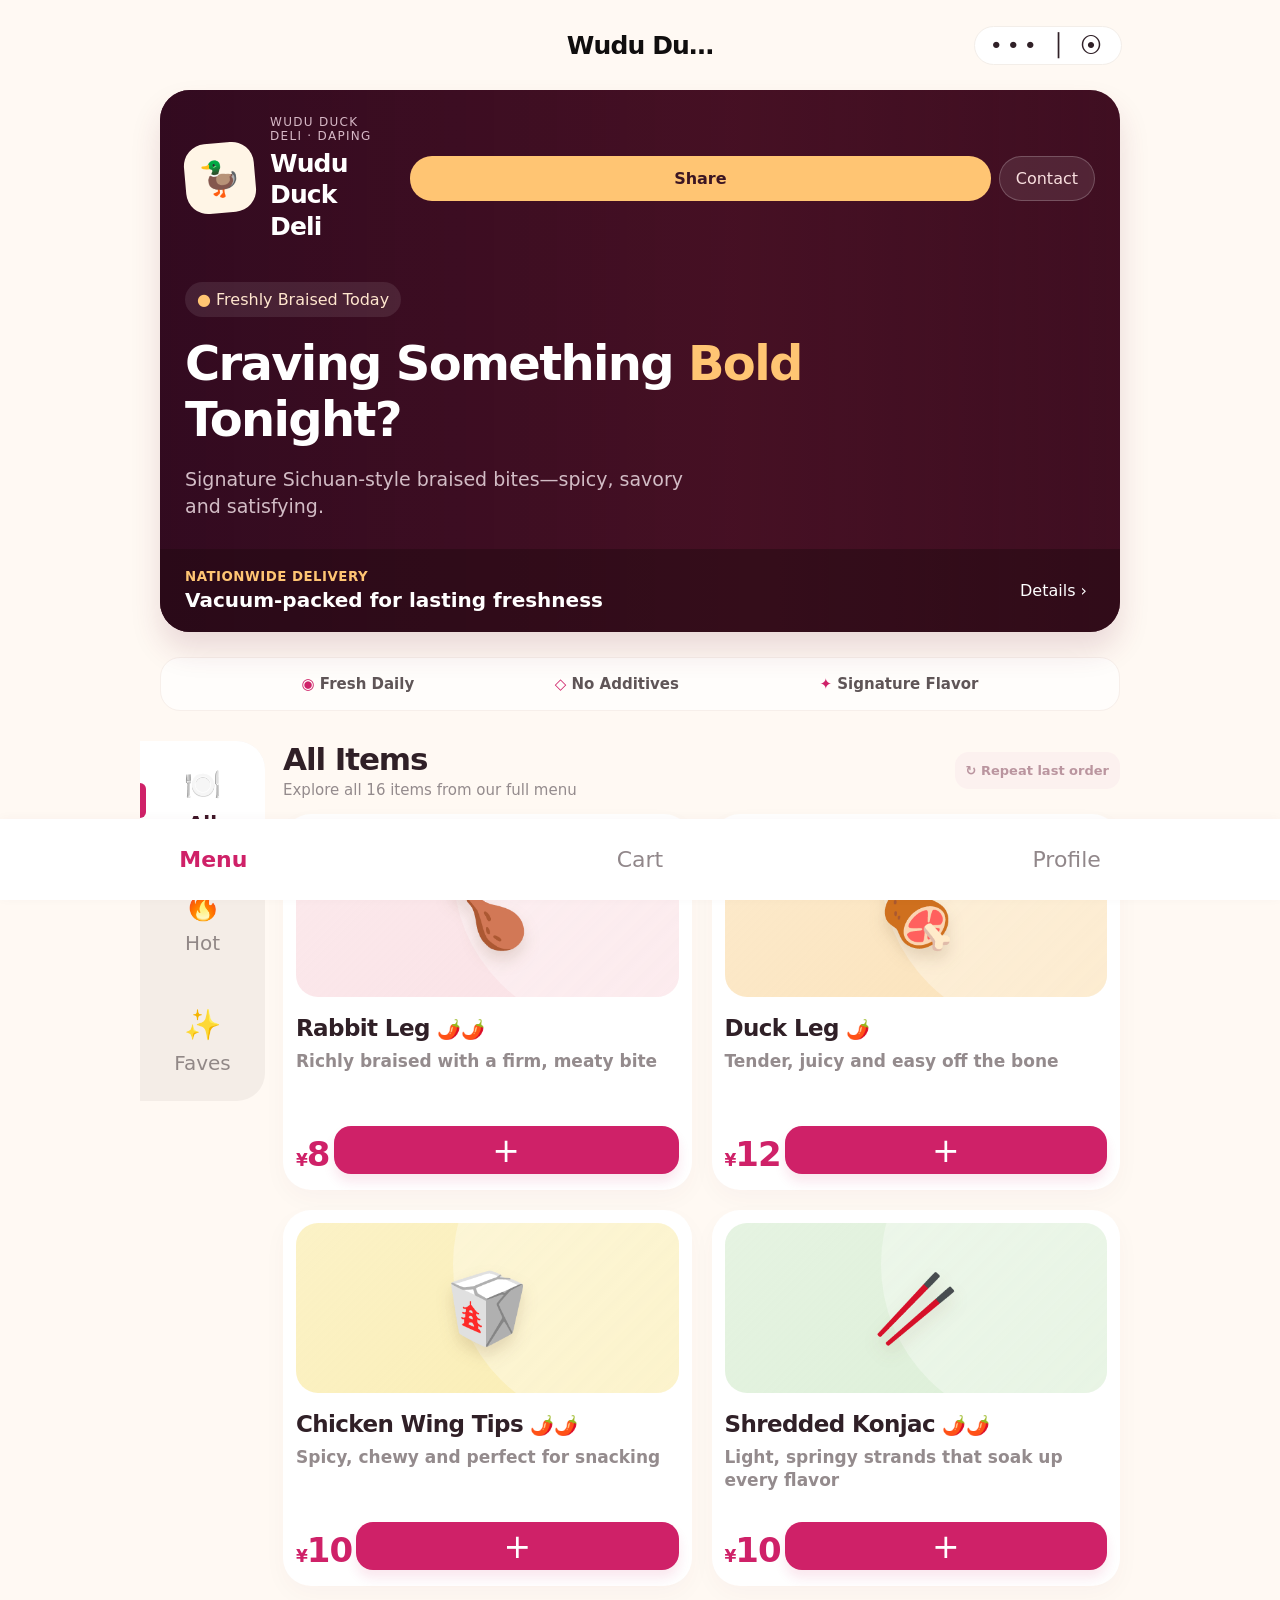
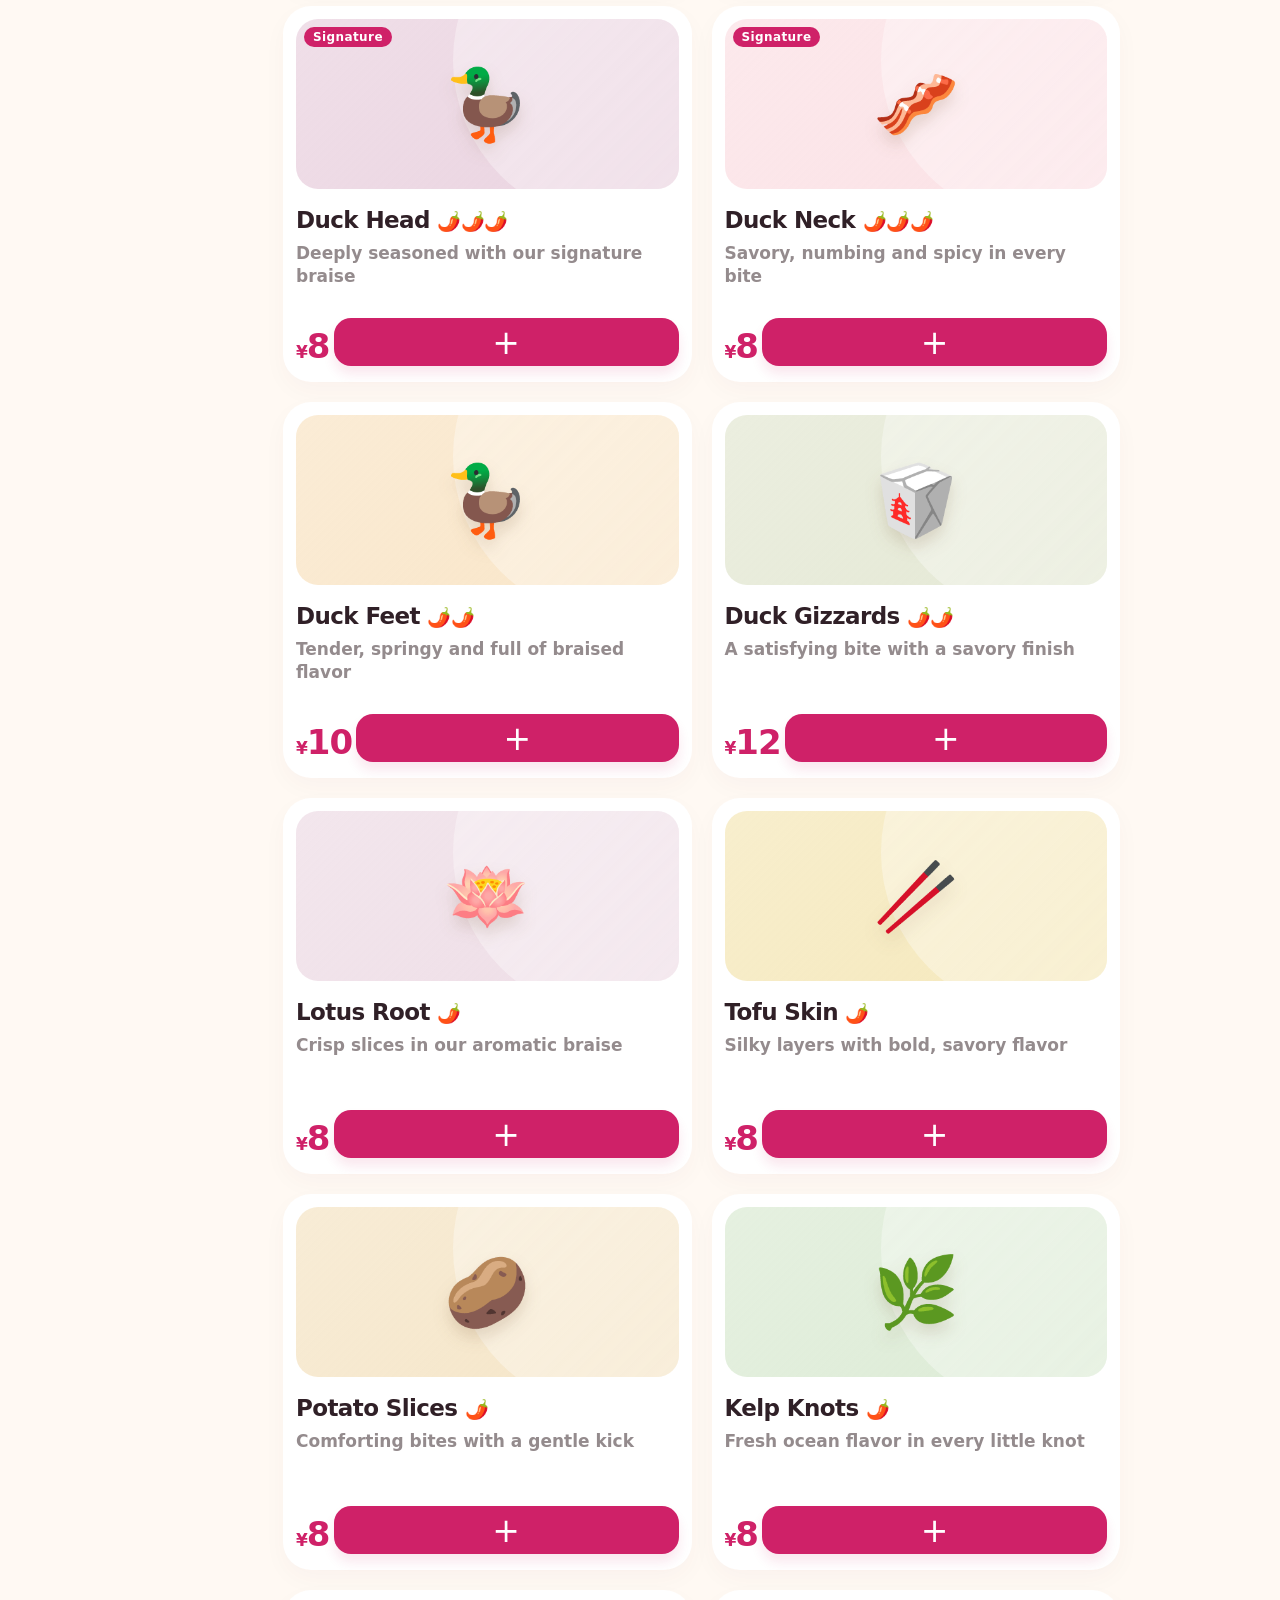
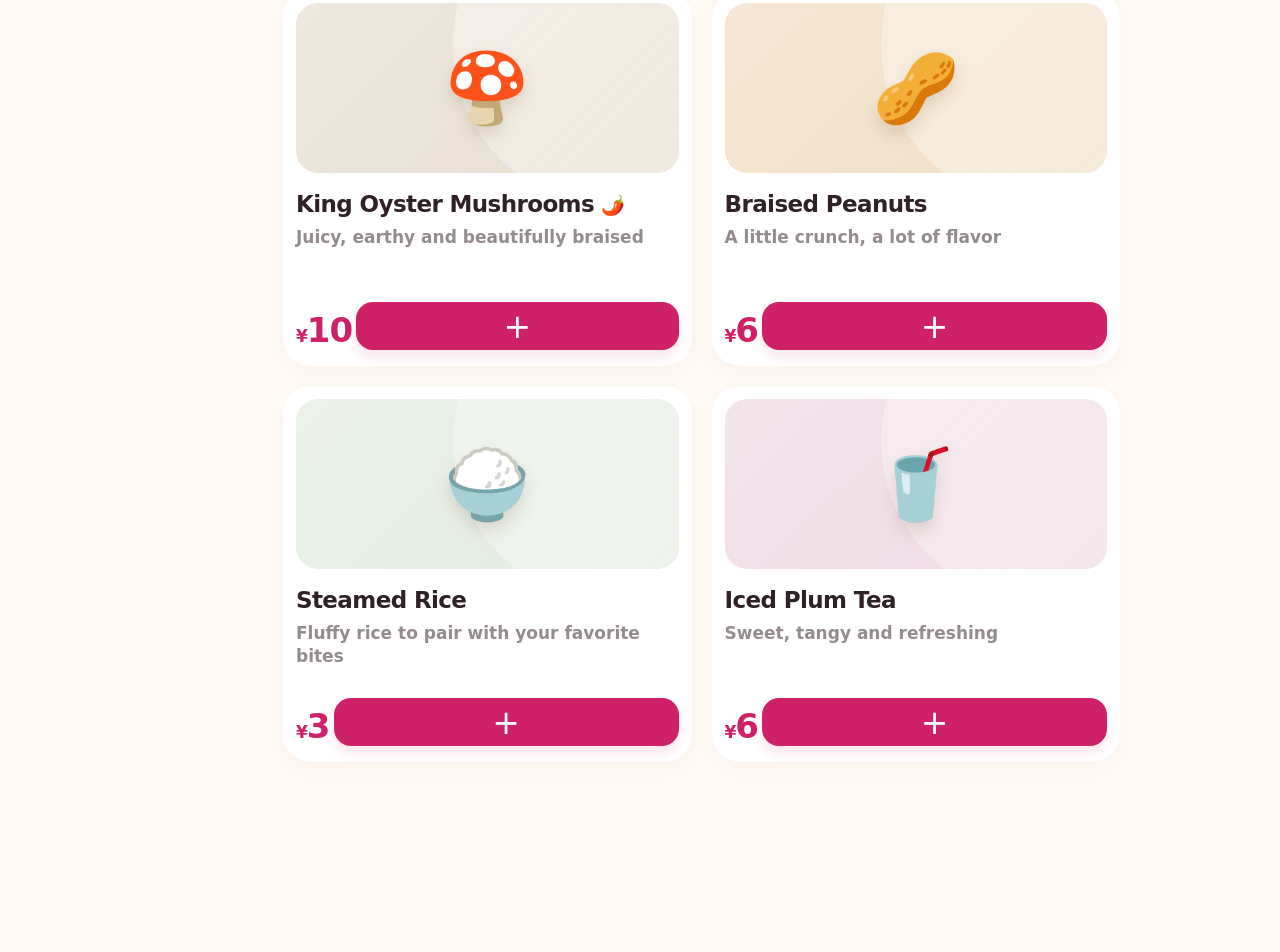
<file: index.html>
<!doctype html>
<html lang="en">
<head>
<meta charset="utf-8"><meta name="viewport" content="width=device-width,initial-scale=1,viewport-fit=cover">
<meta name="theme-color" content="#fff9f3"><title>Wudu Duck Deli · Order</title>
<style>
:root{--cream:#fff9f3;--pink:#cf2168;--wine:#671c3a;--ink:#302027;--muted:#948b8d;--gold:#ffc573;--dark:#301a23}*{box-sizing:border-box}body{margin:0;background:var(--cream);color:var(--ink);font-family:Inter,ui-rounded,system-ui,-apple-system,BlinkMacSystemFont,"Segoe UI",sans-serif}button,input,select,textarea{font:inherit}button{cursor:pointer;border:0}button:disabled{opacity:.45;cursor:default}button:focus-visible,a:focus-visible,input:focus-visible,select:focus-visible,textarea:focus-visible{outline:3px solid var(--gold);outline-offset:4px}button{color:inherit}h1,h2,h3,p{margin:0}h1,h2,h3{letter-spacing:-.035em}button,a,input{touch-action:manipulation}.app{max-width:1000px;margin:auto;padding-bottom:190px}.topbar{height:92px;display:flex;align-items:center;justify-content:center;position:relative}.topbar h1{font-size:25px;color:#100e0e}.mini-controls{position:absolute;right:18px;border:1px solid #f3eee9;background:#fff;border-radius:30px;padding:6px 15px;letter-spacing:4px;font-size:22px}.hero{margin:0 20px;border-radius:30px;overflow:hidden;position:relative;background:#3e1023;min-height:550px;color:#fff;padding:25px;box-shadow:0 18px 30px #6d234025}.hero:before{content:"";position:absolute;inset:0;background:linear-gradient(90deg,#30091feb,#4c102499 60%,#430a1e55),url('https://images.unsplash.com/photo-1544025162-d76694265947?auto=format&fit=crop&w=1200&q=85') center/cover;opacity:.9}.hero>*{position:relative}.brand{display:flex;gap:15px;align-items:center}.logo{border-radius:22px;background:#fff5e6;font-size:34px;display:grid;place-items:center;width:70px;height:70px;flex-shrink:0;transform:rotate(-5deg)}.brand-copy{max-width:125px}.eyebrow{font-size:12px;letter-spacing:1.3px;color:#d6b8c6;margin-bottom:5px}.brand h2{font-size:25px;line-height:1.25}.actions{display:flex;gap:8px;flex:1;align-self:center}.gold{background:var(--gold);color:#3b1523;font-weight:850;border-radius:22px;padding:13px 24px}.actions .gold{flex:1}.glass{border:1px solid #ffffff35;background:#ffffff18;color:#f9dfdf;border-radius:24px;padding:12px 16px}.hero-content{margin-top:55px}.fresh{display:inline-block;padding:8px 12px;border-radius:30px;background:#ffffff17;color:#ffe6ce;font-size:16px}.fresh:before{content:'● ';color:var(--gold)}.hero h1{font-size:41px;line-height:1.18;max-width:510px;margin:18px 0;font-weight:900}.hero h1 span{color:var(--gold)}.hero p{font-size:19px;color:#d2bcc5;line-height:1.4;max-width:520px}.delivery-banner{margin:45px -25px -25px;padding:20px 25px;background:#21091177;display:flex;align-items:center;justify-content:space-between;gap:12px}.delivery-banner small{display:block;color:var(--gold);font-weight:850;letter-spacing:.5px;margin-bottom:4px}.delivery-banner strong{font-size:20px}.textbutton{background:transparent;color:inherit;padding:8px}.trust{margin:25px 20px 30px;background:#ffffffa8;border:1px solid #f7efea;border-radius:20px;padding:17px 8px;display:flex;justify-content:space-evenly;color:#5f5557;font-weight:750;font-size:15px;gap:8px}.trust b{color:var(--pink)}.catalog{display:grid;grid-template-columns:120px 1fr;gap:18px}.categories{background:#f4ede7;border-radius:0 28px 28px 0;align-self:start;position:sticky;top:12px;overflow:hidden}.category{width:100%;padding:26px 0;display:grid;gap:9px;background:transparent;color:#918887;font-size:20px;position:relative}.category span{font-size:30px}.category.active{background:white;color:#401728;font-weight:850}.category.active:before{content:'';position:absolute;left:0;top:35%;height:35px;width:6px;border-radius:0 6px 6px 0;background:var(--pink)}.menu-heading{display:flex;justify-content:space-between;align-items:center;gap:10px;margin:0 0 15px}.menu-heading h2{font-size:31px;font-weight:900}.menu-heading p{font-size:15px;color:var(--muted);margin-top:4px}.repeat{background:#f9e6ec;color:var(--wine);border-radius:14px;padding:11px;font-size:13px;font-weight:750;margin-right:20px}.cards{display:grid;gap:20px;padding-right:20px}.dish{display:flex;gap:15px;padding:13px;border-radius:28px;background:#fff;box-shadow:0 9px 24px #6b284008;min-width:0}.art{position:relative;overflow:hidden;border-radius:22px;background:linear-gradient(135deg,#faeceb,#f6dce1);width:30%;min-width:110px;aspect-ratio:.88;display:grid;place-items:center;flex-shrink:0}.art:after{content:'';position:absolute;width:85%;aspect-ratio:1;right:-26%;bottom:-20%;border-radius:50%;background:#ffffff55}.emoji{font-size:69px;filter:drop-shadow(0 9px 8px #6d45252b);z-index:1}.tag{position:absolute;top:8px;left:8px;z-index:2;background:var(--pink);border-radius:20px;color:white;padding:3px 9px;font-size:12px;font-weight:850;letter-spacing:.4px}.dish-copy{flex:1;display:flex;flex-direction:column;min-width:0;padding:3px 0}.dish-title{padding:0;background:transparent;text-align:left;font-size:25px;font-weight:900;line-height:1.2;letter-spacing:-.6px}.dish-copy p{color:var(--muted);font-size:17px;line-height:1.35;margin:7px 0 12px;font-weight:550}.dish-bottom{display:flex;align-items:end;margin-top:auto;gap:4px}.price{color:var(--pink);font-size:34px;font-weight:900;white-space:nowrap;letter-spacing:-1px}.price small{font-size:17px}.add{background:var(--pink);color:white;border-radius:17px;height:48px;font-size:33px;line-height:1;flex:1;box-shadow:0 8px 12px #cf21681c}.floating{position:fixed;z-index:5;bottom:100px;left:50%;transform:translateX(-50%);width:calc(100% - 40px);max-width:960px;background:var(--dark);color:white;padding:14px;display:flex;align-items:center;border-radius:29px;gap:14px;box-shadow:0 15px 28px #301a2333}.bag{background:var(--pink);border-radius:24px;padding:12px;font-size:34px;position:relative}.badge{position:absolute;right:-4px;top:-6px;background:var(--gold);border:2px solid var(--dark);border-radius:50%;color:var(--dark);min-width:28px;height:28px;display:grid;place-items:center;font-size:15px;font-weight:850}.floating .summary{flex:1}.summary p{color:#b79da8;font-size:16px}.summary strong{font-size:32px;line-height:1.1}.summary small{color:var(--gold);font-size:18px}.floating .gold{border-radius:20px;font-size:21px;padding:17px 23px}.bottomnav{position:fixed;bottom:0;left:0;right:0;z-index:6;background:white;display:flex;justify-content:space-around;height:81px;padding-bottom:env(safe-area-inset-bottom);box-shadow:0 -1px 10px #6b284008}.nav{position:relative;background:transparent;font-size:22px;color:#91878a;flex:1;max-width:333px}.nav.active{color:var(--pink);font-weight:700}.nav .count{background:#ff5758;color:white;border-radius:30px;padding:1px 7px;position:absolute;top:9px;font-size:14px}.page{padding:10px 25px}.page h1{font-size:34px;margin:12px 0 7px}.subtle{color:var(--muted);line-height:1.5}.page-head{display:flex;align-items:center;justify-content:space-between;gap:10px;margin-bottom:25px}.outline{border:1px solid #d8cbd0;background:transparent;color:var(--wine);border-radius:15px;padding:12px 16px;font-weight:700}.empty{text-align:center;padding:70px 15px}.empty .emoji{display:block;margin-bottom:20px}.empty button{margin-top:20px}.cart-row{background:white;border-radius:22px;padding:16px;display:flex;gap:15px;align-items:center;margin-bottom:14px}.cart-icon{font-size:42px;background:#f8e9e7;border-radius:15px;padding:15px}.cart-info{flex:1}.cart-info h3{font-size:20px}.cart-info p{color:var(--muted);font-size:14px;margin:4px 0}.stepper{display:flex;align-items:center;gap:13px}.stepper button{border-radius:12px;background:#fae8ef;color:var(--pink);height:38px;width:38px;font-size:23px}.fulfillment{display:flex;gap:16px;margin:25px 0}.fulfillment button{text-align:left;background:transparent;border:2px solid #dbced3;border-radius:23px;padding:24px;flex:1;color:var(--wine);font-size:23px;font-weight:750}.fulfillment button.active{border:4px solid var(--wine);padding:22px}.fulfillment small{display:block;color:#71646d;font-size:18px;font-weight:400;margin-top:4px}.field{display:grid;gap:8px;margin-bottom:20px;font-weight:700;color:var(--wine)}.field input,.field select,.field textarea{width:100%;border:1px solid #d9cdd1;border-radius:13px;background:white;padding:14px;color:var(--ink)}.total{display:flex;justify-content:space-between;border-top:1px solid #e5d8dc;padding:22px 0;font-size:23px;font-weight:800}.wide{width:100%}.order-card{padding:20px;border-radius:20px;background:white;margin:20px 0}.order-card p{margin:9px 0;color:var(--muted)}dialog{background:var(--cream);color:var(--ink);border:0;border-radius:28px;padding:0;width:min(520px,calc(100% - 24px));max-height:90dvh;box-shadow:0 20px 80px #301a2355}dialog::backdrop{background:#2f142377;backdrop-filter:blur(5px)}.modal-inner{padding:24px}.modal-top{display:flex;align-items:center;justify-content:space-between;margin-bottom:20px}.modal-top h2{font-size:27px}.close{font-size:24px;background:white;border-radius:50%;width:40px;height:40px}.detail-art{width:100%;height:210px;aspect-ratio:auto;margin-bottom:20px}.detail-art .emoji{font-size:100px}.detail-name{display:flex;justify-content:space-between;align-items:center;gap:10px;margin-bottom:12px}.detail-name h2{font-size:27px}.spice{margin:25px 0}.spice label{display:flex;justify-content:space-between;font-weight:750;color:var(--wine)}input[type=range]{width:100%;accent-color:var(--pink);margin:22px 0 8px;cursor:pointer;min-height:24px}.range-labels{display:flex;justify-content:space-between;color:var(--muted);font-size:14px}.detail-controls{display:flex;align-items:center;gap:20px;margin-top:25px}.detail-controls .gold{flex:1;background:var(--pink);color:white}.toast{position:fixed;left:50%;bottom:210px;transform:translateX(-50%);background:var(--wine);color:white;border-radius:15px;padding:14px 20px;z-index:20;max-width:90%;text-align:center;box-shadow:0 8px 25px #301a2333}.hidden{display:none!important}@media(min-width:850px){.topbar{height:90px}.hero{min-height:460px}.hero-content{margin-top:40px}.hero h1{max-width:650px;font-size:48px}.delivery-banner{margin-top:30px}.catalog{grid-template-columns:125px 1fr}.cards{grid-template-columns:1fr 1fr}.dish{flex-direction:column}.dish .art{width:100%;height:170px;aspect-ratio:auto}.dish-copy{min-height:165px}.dish-title{font-size:23px}.floating{bottom:95px}}@media(max-width:480px){.topbar{height:75px}.topbar h1{font-size:21px}.mini-controls{right:12px;font-size:17px;padding:5px 9px}.hero{margin:0 13px;min-height:420px;padding:18px;border-radius:23px}.brand{gap:9px}.logo{width:48px;height:48px;font-size:26px;border-radius:15px}.brand-copy{max-width:80px}.eyebrow{font-size:8px}.brand h2{font-size:18px}.actions{gap:5px}.actions .gold{padding:9px 10px;font-size:12px}.glass{font-size:12px;padding:9px}.hero-content{margin-top:35px}.fresh{font-size:12px}.hero h1{font-size:30px;margin:15px 0}.hero p{font-size:15px}.delivery-banner{margin:28px -18px -18px;padding:17px 18px}.delivery-banner strong{font-size:15px}.delivery-banner small{font-size:11px}.trust{margin:18px 13px 23px;font-size:10px;padding:14px 5px;gap:4px}.catalog{grid-template-columns:73px 1fr;gap:11px}.category{font-size:15px;padding:25px 0}.category span{font-size:24px}.menu-heading{display:block}.menu-heading h2{font-size:24px}.menu-heading p{font-size:11px}.repeat{margin-top:10px;padding:8px;font-size:11px}.cards{gap:15px;padding-right:13px}.dish{padding:9px;border-radius:21px;gap:9px}.art{min-width:76px;width:31%;border-radius:15px;min-height:138px}.emoji{font-size:45px}.tag{font-size:8px;padding:3px 6px;top:6px;left:5px}.dish-title{font-size:17px}.dish-copy p{font-size:12px;line-height:1.4;margin:6px 0 9px}.price{font-size:27px}.price small{font-size:12px}.add{height:37px;border-radius:12px;font-size:27px}.floating{width:calc(100% - 26px);bottom:84px;border-radius:23px;padding:10px;gap:10px}.bag{font-size:26px;padding:9px;border-radius:18px}.summary p{font-size:12px}.summary strong{font-size:26px}.floating .gold{font-size:16px;padding:15px;border-radius:15px}.bottomnav{height:69px}.nav{font-size:18px}.page{padding:10px 16px}.page h1{font-size:29px}.page-head .outline{font-size:12px;padding:10px}.cart-icon{padding:9px;font-size:30px}.cart-row{gap:9px;padding:12px}.cart-info h3{font-size:15px}.stepper{gap:9px}.stepper button{width:30px;height:30px}.fulfillment button{padding:18px;font-size:20px}.fulfillment button.active{padding:16px}.fulfillment small{font-size:15px}}
</style>
</head>
<body>
<div class="app">
<header class="topbar"><h1>Wudu Du…</h1><div class="mini-controls" aria-hidden="true">••• │ ⦿</div></header>
<main id="main"></main>
</div>
<aside id="basket" class="floating hidden" aria-label="Selection summary"></aside>
<nav class="bottomnav" aria-label="Main navigation"><button class="nav active" data-page="menu">Menu</button><button class="nav" data-page="cart">Cart <span id="nav-count" class="count hidden"></span></button><button class="nav" data-page="profile">Profile</button></nav>
<dialog id="detail" aria-labelledby="detail-heading"></dialog>
<dialog id="info" aria-labelledby="info-heading"><div class="modal-inner"><div class="modal-top"><h2 id="info-heading"></h2><button class="close" aria-label="Close" onclick="document.querySelector('#info').close()">×</button></div><p id="info-copy" class="subtle"></p></div></dialog>
<div id="toast" class="toast hidden" role="status" aria-live="polite"></div>
<script>
'use strict';
// The first six dishes are transcribed from the supplied screenshots. Remaining
// dishes complete the pictured 16-item menu and can be edited here.
const dishes=[
['rabbit','Rabbit Leg','Richly braised with a firm, meaty bite',8,'🍗',2,'Bestseller','#fae1e5'],
['leg','Duck Leg','Tender, juicy and easy off the bone',12,'🍖',1,'Recommended','#fbe2b9'],
['wings','Chicken Wing Tips','Spicy, chewy and perfect for snacking',10,'🥡',2,'','#faedb2'],
['konjac','Shredded Konjac','Light, springy strands that soak up every flavor',10,'🥢',2,'','#dcefd7'],
['head','Duck Head','Deeply seasoned with our signature braise',8,'🦆',3,'Signature','#ead3e0'],
['neck','Duck Neck','Savory, numbing and spicy in every bite',8,'🥓',3,'Signature','#fbe1e5'],
['feet','Duck Feet','Tender, springy and full of braised flavor',10,'🦆',2,'','#f9e5c7'],
['gizzard','Duck Gizzards','A satisfying bite with a savory finish',12,'🥡',2,'','#e4e8d4'],
['lotus','Lotus Root','Crisp slices in our aromatic braise',8,'🪷',1,'','#eedde6'],
['tofu','Tofu Skin','Silky layers with bold, savory flavor',8,'🥢',1,'','#f5e8bb'],
['potato','Potato Slices','Comforting bites with a gentle kick',8,'🥔',1,'','#f5e5c7'],
['kelp','Kelp Knots','Fresh ocean flavor in every little knot',8,'🌿',1,'','#dcebd5'],
['mushroom','King Oyster Mushrooms','Juicy, earthy and beautifully braised',10,'🍄',1,'','#e8dfd1'],
['peanuts','Braised Peanuts','A little crunch, a lot of flavor',6,'🥜',0,'','#f2dfc5'],
['rice','Steamed Rice','Fluffy rice to pair with your favorite bites',3,'🍚',0,'','#e3ece1'],
['tea','Iced Plum Tea','Sweet, tangy and refreshing',6,'🥤',0,'','#efdae3']
].map(([id,name,desc,price,emoji,heat,tag,color])=>({id,name,desc,price,emoji,heat,tag,color}));
const spiceNames=['Mild','Medium','Hot'];
const storage={get(key,fallback){try{return JSON.parse(localStorage.getItem('wudu-'+key))??fallback}catch{return fallback}},set(key,value){try{localStorage.setItem('wudu-'+key,JSON.stringify(value))}catch{}}};
function validLines(lines){return Array.isArray(lines)?lines.filter(x=>x&&dishes.some(d=>d.id===x.id)&&Number.isInteger(x.qty)&&x.qty>0&&x.qty<=99&&Number.isInteger(x.spice)&&x.spice>=0&&x.spice<=2).map(x=>({id:x.id,qty:x.qty,spice:x.spice})):[]}
let cart=validLines(storage.get('cart',[])),last=storage.get('last',null),favorites=storage.get('favorites',[]),page='menu',category='all',selected=null,spice=1,quantity=1,mode='collection',toastTimer;
if(!Array.isArray(favorites))favorites=[];
if(last&&(!validLines(last.items).length||!['collection','delivery'].includes(last.mode)))last=null;
const $=s=>document.querySelector(s), money=n=>'¥'+n, esc=s=>String(s).replace(/[&<>"']/g,c=>({'&':'&amp;','<':'&lt;','>':'&gt;','"':'&quot;',"'":'&#39;'}[c]));
const count=()=>cart.reduce((n,x)=>n+x.qty,0),total=()=>cart.reduce((n,x)=>n+dishes.find(d=>d.id===x.id).price*x.qty,0);
function save(){storage.set('cart',cart)}
function toast(message){$('#toast').textContent=message;$('#toast').classList.remove('hidden');clearTimeout(toastTimer);toastTimer=setTimeout(()=>$('#toast').classList.add('hidden'),3000)}
function art(d,extra=''){return `<div class="art ${extra}" style="background:linear-gradient(135deg,${d.color}bb,${d.color})">${d.tag?`<span class="tag">${d.tag}</span>`:''}<span class="emoji" aria-hidden="true">${d.emoji}</span></div>`}
function render(){
document.querySelectorAll('.nav').forEach(b=>{b.classList.toggle('active',b.dataset.page===page);if(b.dataset.page===page)b.setAttribute('aria-current','page');else b.removeAttribute('aria-current')});
$('#nav-count').textContent=count();$('#nav-count').classList.toggle('hidden',!count());
$('#basket').classList.toggle('hidden',!count()||page!=='menu');
$('#basket').innerHTML=`<div class="bag" aria-hidden="true">🛍️<span class="badge">${count()}</span></div><div class="summary"><p>Selected items</p><strong><small>¥</small>${total()}</strong></div><button class="gold" onclick="navigate('cart')">Checkout ›</button>`;
if(page==='menu')renderMenu();else if(page==='cart')renderCart();else renderProfile();
}
function navigate(next){page=next;render();window.scrollTo({top:0,behavior:'instant'})}
function renderMenu(){const list=dishes.filter(d=>category==='all'||category==='hot'&&d.heat>=2||category==='faves'&&favorites.includes(d.id));
$('#main').innerHTML=`<section class="hero"><div class="brand"><div class="logo">🦆</div><div class="brand-copy"><div class="eyebrow">WUDU DUCK DELI · DAPING</div><h2>Wudu Duck Deli</h2></div><div class="actions"><button class="gold" onclick="share()">Share</button><button class="glass" onclick="showInfo('Contact','Wudu Duck Deli · Daping. Contact and opening-hour details have not been supplied yet.')">Contact</button></div></div><div class="hero-content"><span class="fresh">Freshly Braised Today</span><h1>Craving Something <span>Bold</span> Tonight?</h1><p>Signature Sichuan-style braised bites—spicy, savory and satisfying.</p></div><div class="delivery-banner"><div><small>NATIONWIDE DELIVERY</small><strong>Vacuum-packed for lasting freshness</strong></div><button class="textbutton" onclick="showInfo('Nationwide delivery','Our braised bites are vacuum-packed for lasting freshness. Choose Delivery in Your Selection and enter your area. Delivery availability and pricing need confirmation from the deli.')">Details ›</button></div></section><div class="trust"><span><b>◉</b> Fresh Daily</span><span><b>◇</b> No Additives</span><span><b>✦</b> Signature Flavor</span></div><section class="catalog" aria-label="Order menu"><aside class="categories" aria-label="Dish categories">${[['all','🍽️','All'],['hot','🔥','Hot'],['faves','✨','Faves']].map(([id,icon,label])=>`<button class="category ${category===id?'active':''}" onclick="filter('${id}')" aria-pressed="${category===id}"><span>${icon}</span>${label}</button>`).join('')}</aside><div><div class="menu-heading"><div><h2>${category==='all'?'All Items':category==='hot'?'Hot Bites':'Your Favorites'}</h2><p>${category==='all'?'Explore all 16 items from our full menu':list.length+' items to enjoy'}</p></div><button class="repeat" onclick="repeatOrder()" ${last?'':'disabled'} title="${last?'Restore your last saved order':'Save your first order to enable repeat'}">↻ Repeat last order</button></div><div class="cards">${list.map(d=>`<article class="dish">${art(d)}<div class="dish-copy"><button class="dish-title" onclick="openDetail('${d.id}')">${d.name} <small>${'🌶️'.repeat(d.heat)}</small></button><p>${d.desc}</p><div class="dish-bottom"><span class="price"><small>¥</small>${d.price}</span><button class="add" aria-label="Add ${d.name}" onclick="add('${d.id}',1,1)">+</button></div></div></article>`).join('')||'<p class="subtle">No favorites yet. Open Bite Details and tap the heart to save a favorite.</p>'}</div></div></section>`}
function filter(value){category=value;const y=window.scrollY;render();window.scrollTo(0,y)}
function add(id,level,qty){const existing=cart.find(x=>x.id===id&&x.spice===level);if(existing){existing.qty=Math.min(99,existing.qty+qty)}else cart.push({id,spice:level,qty:Math.min(99,qty)});save();render();toast('Added to your selection')}
function openDetail(id){selected=dishes.find(d=>d.id===id);spice=selected.heat===0?0:Math.min(2,selected.heat-1);quantity=1;drawDetail();$('#detail').showModal()}
function drawDetail(){const d=selected;$('#detail').innerHTML=`<div class="modal-inner"><div class="modal-top"><h2 id="detail-heading">Bite Details</h2><button class="close" aria-label="Close Bite Details" onclick="document.querySelector('#detail').close()">×</button></div>${art(d,'detail-art')}<div class="detail-name"><h2>${d.name}</h2><button class="outline" aria-label="${favorites.includes(d.id)?'Remove from':'Add to'} favorites" aria-pressed="${favorites.includes(d.id)}" onclick="toggleFavorite()">${favorites.includes(d.id)?'♥':'♡'}</button></div><p class="subtle">${d.desc}</p><div class="spice"><label for="spice">Spice level <output id="spice-value">${spiceNames[spice]}</output></label><input id="spice" type="range" min="0" max="2" step="1" value="${spice}" aria-valuetext="${spiceNames[spice]}" oninput="setSpice(this)"><div class="range-labels"><span>Mild</span><span>Medium</span><span>Hot</span></div></div><div class="detail-controls"><div class="stepper"><button aria-label="Decrease quantity" onclick="detailQty(-1)">−</button><strong id="detail-qty">${quantity}</strong><button aria-label="Increase quantity" onclick="detailQty(1)">+</button></div><button id="detail-add" class="gold" onclick="addDetail()">Add · ${money(d.price*quantity)}</button></div></div>`}
function setSpice(input){spice=Number(input.value);$('#spice-value').textContent=spiceNames[spice];input.setAttribute('aria-valuetext',spiceNames[spice])}
function detailQty(delta){quantity=Math.max(1,Math.min(99,quantity+delta));$('#detail-qty').textContent=quantity;$('#detail-add').textContent='Add · '+money(selected.price*quantity)}
function toggleFavorite(){favorites=favorites.includes(selected.id)?favorites.filter(id=>id!==selected.id):[...favorites,selected.id];storage.set('favorites',favorites);drawDetail();render()}
function addDetail(){$('#detail').close();add(selected.id,spice,quantity)}
function changeQty(index,delta){cart[index].qty+=delta;if(cart[index].qty<=0)cart.splice(index,1);else cart[index].qty=Math.min(99,cart[index].qty);save();render()}
function clearSelection(){cart=[];save();render();toast('Selection cleared')}
function renderCart(){
$('#main').innerHTML=`<section class="page"><div class="page-head"><div><h1>Your Selection</h1><p class="subtle">${count()} ${count()===1?'bite':'bites'} selected</p></div><button class="outline" onclick="clearSelection()" ${count()?'':'disabled'}>Clear selection</button></div>${!count()?'<div class="empty"><span class="emoji">🛍️</span><h2>Your selection is empty</h2><p class="subtle">Something bold is waiting for you.</p><button class="gold" onclick="navigate(\'menu\')">Explore the menu</button></div>':`<div>${cart.map((x,i)=>{const d=dishes.find(d=>d.id===x.id);return `<article class="cart-row"><div class="cart-icon" aria-hidden="true">${d.emoji}</div><div class="cart-info"><h3>${d.name}</h3><p>${spiceNames[x.spice]} · ${money(d.price)} each</p><strong style="color:var(--pink)">${money(d.price*x.qty)}</strong></div><div class="stepper"><button aria-label="Remove one ${d.name}, ${spiceNames[x.spice]}" onclick="changeQty(${i},-1)">−</button><strong>${x.qty}</strong><button aria-label="Add one ${d.name}, ${spiceNames[x.spice]}" onclick="changeQty(${i},1)">+</button></div></article>`}).join('')}</div><form id="order-form"><div class="fulfillment"><button type="button" class="${mode==='collection'?'active':''}" aria-pressed="${mode==='collection'}" onclick="setMode('collection')">Collection<small>Pick a time</small></button><button type="button" class="${mode==='delivery'?'active':''}" aria-pressed="${mode==='delivery'}" onclick="setMode('delivery')">Delivery<small>Enter your area</small></button></div><label class="field">${mode==='collection'?'Collection time':'Delivery area'}${mode==='collection'?'<select id="fulfillment" required><option value="">Pick a time</option><option>As soon as possible</option><option>In 30 minutes</option><option>In 1 hour</option></select>':'<input id="fulfillment" placeholder="Enter your area or address" maxlength="250" required>'}</label><label class="field">Order notes <textarea id="notes" rows="2" maxlength="500" placeholder="Anything we should know? (optional)"></textarea></label><div class="total"><span>Total</span><span>${money(total())}</span></div><button class="gold wide" type="submit">Save request</button><p class="subtle" style="font-size:12px;margin-top:12px">Saves on this device. Contact the deli to confirm your request; no payment is taken.</p></form>`}</section>`;
if($('#order-form'))$('#order-form').addEventListener('submit',saveOrder);
}
function setMode(value){const notes=$('#notes')?.value||'';mode=value;renderCart();$('#notes').value=notes}
function saveOrder(event){event.preventDefault();const fulfillment=$('#fulfillment').value.trim();if(!fulfillment){$('#fulfillment').focus();toast('Please enter your delivery area');return}last={items:cart.map(x=>({...x})),mode,fulfillment,notes:$('#notes').value.trim(),total:total(),date:new Date().toISOString()};storage.set('last',last);cart=[];save();navigate('profile');toast('Request saved on this device')}
function repeatOrder(){if(!last)return;cart=validLines(last.items);mode=last.mode;save();navigate('cart');$('#fulfillment').value=last.fulfillment;$('#notes').value=last.notes||'';toast('Last order restored — review your selection')}
function renderProfile(){$('#main').innerHTML=`<section class="page"><h1>Profile</h1><p class="subtle">Your Wudu Duck Deli favorites and orders.</p><div class="order-card"><h2>Last saved request</h2>${last?`<p>${esc(new Date(last.date).toLocaleString())} · ${last.mode==='delivery'?'Delivery':'Collection'}</p><p>${esc(last.fulfillment)}</p>${validLines(last.items).map(x=>`<p>${x.qty} × ${dishes.find(d=>d.id===x.id).name} · ${spiceNames[x.spice]}</p>`).join('')}<h3>${money(last.total)}</h3>${last.notes?`<p>${esc(last.notes)}</p>`:''}<button class="gold wide" style="margin-top:16px" onclick="repeatOrder()">Repeat last order</button>`:'<p>No saved requests yet. Pick your favorite bites to get started.</p><button class="gold" onclick="navigate(\'menu\')">Browse menu</button>'}</div><button class="outline wide" onclick="category='faves';navigate('menu')">♡ View favorites (${favorites.length})</button></section>`}
function showInfo(title,copy){$('#info-heading').textContent=title;$('#info-copy').textContent=copy;$('#info').showModal()}
async function share(){try{if(navigator.share){await navigator.share({title:'Wudu Duck Deli',text:'Craving something bold tonight?',url:location.href})}else if(navigator.clipboard&&location.protocol!=='file:'){await navigator.clipboard.writeText(location.href);toast('Link copied')}else showInfo('Share Wudu Duck Deli','Share this HTML file or its hosted address with a friend.')}catch(e){if(e.name!=='AbortError')toast('Sharing is unavailable in this browser')}}
document.querySelectorAll('[data-page]').forEach(b=>b.addEventListener('click',()=>navigate(b.dataset.page)));
document.querySelectorAll('dialog').forEach(d=>d.addEventListener('click',e=>{if(e.target===d){const r=d.getBoundingClientRect();if(e.clientX<r.left||e.clientX>r.right||e.clientY<r.top||e.clientY>r.bottom)d.close()}}));
render();
</script>
</body>
</html>
</file>
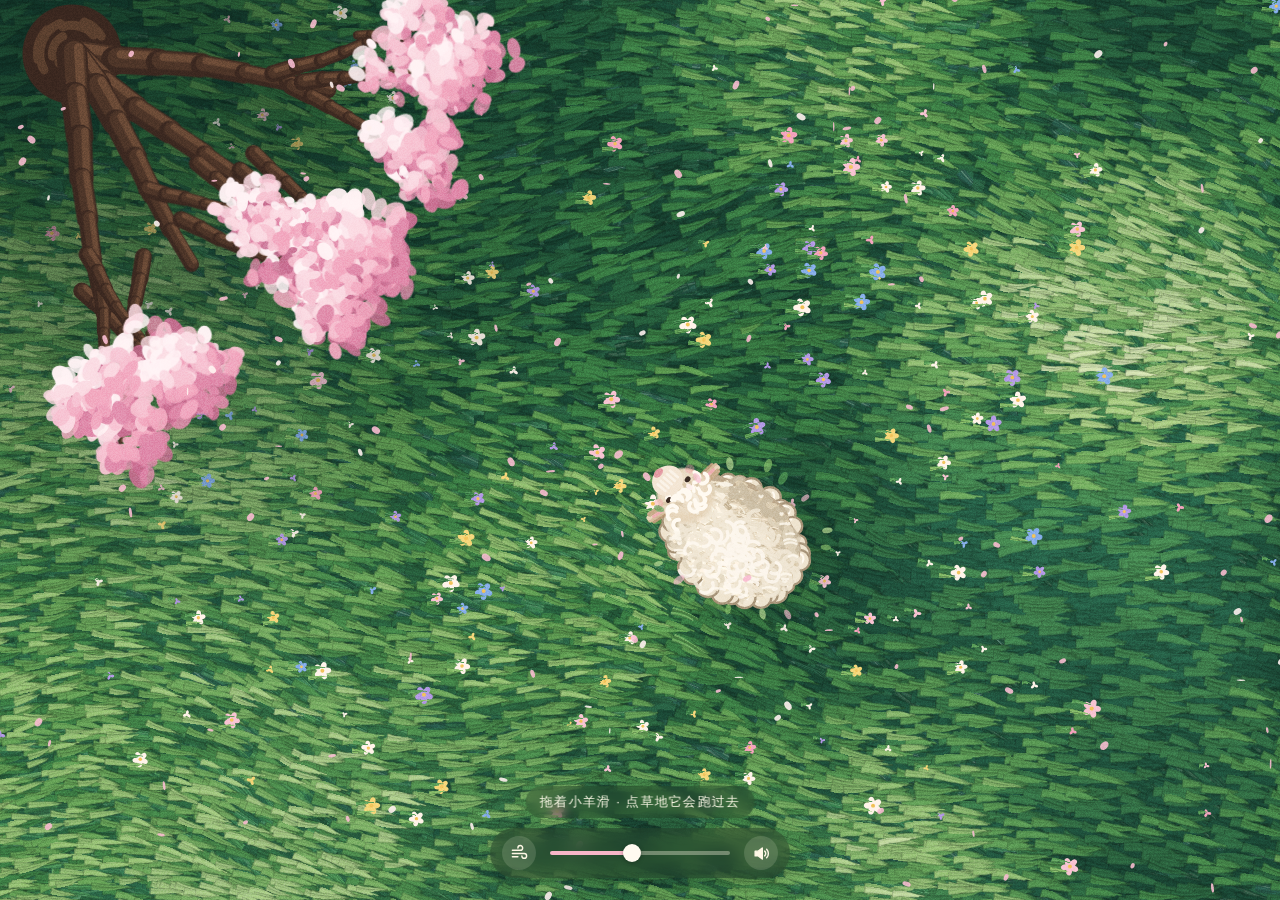
<file: flow-meadow/index.html>
<!doctype html>
<html lang="zh">
<head>
<meta charset="utf-8">
<meta name="viewport" content="width=device-width,initial-scale=1,viewport-fit=cover,user-scalable=no">
<title>风里的小羊 · Flow v3</title>
<style>
html,body{margin:0;height:100%;overflow:hidden;background:#2f5a3a;touch-action:none;-webkit-user-select:none;user-select:none;font-family:-apple-system,"PingFang SC",sans-serif}
canvas{position:fixed;inset:0;width:100%;height:100%;display:block;touch-action:none;-webkit-touch-callout:none}
#hint{position:fixed;left:50%;bottom:calc(env(safe-area-inset-bottom) + 82px);transform:translateX(-50%);color:#fffbea;font-size:13px;letter-spacing:.1em;padding:7px 14px;border-radius:20px;background:rgba(30,50,30,.28);backdrop-filter:blur(6px);-webkit-backdrop-filter:blur(6px);transition:opacity 1.2s;pointer-events:none;white-space:nowrap}
#hint.off{opacity:0}
#bar{position:fixed;left:50%;bottom:calc(env(safe-area-inset-bottom) + 22px);transform:translateX(-50%);display:flex;align-items:center;gap:12px;padding:8px 12px;border-radius:999px;background:rgba(28,44,30,.38);backdrop-filter:blur(10px);-webkit-backdrop-filter:blur(10px);box-shadow:0 4px 18px rgba(0,0,0,.18)}
#bar button{width:34px;height:34px;border:0;border-radius:50%;background:rgba(255,250,235,.14);display:grid;place-items:center;cursor:pointer;padding:0;transition:transform .15s,background .2s}
#bar button:active{transform:scale(.88)}
#bar svg{width:19px;height:19px;fill:none;stroke:#fff8e6;stroke-width:1.8;stroke-linecap:round;stroke-linejoin:round}
#sound svg path:first-child{fill:#fff8e6}
#sound .x{display:none}#sound.muted .x{display:inline}#sound.muted .w{display:none}
#gust.on{background:rgba(255,190,205,.45)}
input[type=range]{-webkit-appearance:none;appearance:none;width:min(42vw,180px);height:4px;border-radius:2px;background:linear-gradient(90deg,#f7b6c8 var(--p,45%),rgba(255,248,230,.35) var(--p,45%));outline:none}
input[type=range]::-webkit-slider-thumb{-webkit-appearance:none;width:18px;height:18px;border-radius:50%;background:#fffaf0;box-shadow:0 1px 4px rgba(0,0,0,.3)}
input[type=range]::-moz-range-thumb{width:18px;height:18px;border:0;border-radius:50%;background:#fffaf0}
#ground,#gl{pointer-events:none}

</style>
</head>
<body>
<canvas id="ground"></canvas>
<canvas id="gl"></canvas>
<canvas id="c"></canvas>
<div id="hint">拖着小羊滑 · 点草地它会跑过去</div>
<div id="bar">
  <button id="gust" aria-label="来一阵风" title="来一阵风">
    <svg viewBox="0 0 24 24"><path d="M3 8h10a3 3 0 1 0-3-3M3 12h15a3 3 0 1 1-3 3M3 16h7"/></svg>
  </button>
  <input id="wind" type="range" min="0" max="1" step="0.01" value="0.45" aria-label="风力">
  <button id="sound" aria-label="声音" title="声音">
    <svg viewBox="0 0 24 24"><path d="M4 9v6h4l5 4V5L8 9z"/><path class="w" d="M16 9a4 4 0 0 1 0 6M18.5 6.5a8 8 0 0 1 0 11"/><path class="x" d="M16 9l5 6M21 9l-5 6"/></svg>
  </button>
</div>
<script>
// Wind field: global strength + travelling gust bands + pointer impulses.
(function () {
  // small value-noise
  const P = new Uint8Array(512);
  for (let i = 0; i < 256; i++) P[i] = i;
  let s = 7;
  const rnd = () => ((s = (s * 16807) % 2147483647) / 2147483647);
  for (let i = 255; i > 0; i--) { const j = (rnd() * (i + 1)) | 0; [P[i], P[j]] = [P[j], P[i]]; }
  for (let i = 0; i < 256; i++) P[i + 256] = P[i];
  const fade = t => t * t * (3 - 2 * t);
  function noise2(x, y) {
    const xi = Math.floor(x), yi = Math.floor(y), xf = x - xi, yf = y - yi;
    const a = P[(P[xi & 255] + yi) & 511], b = P[(P[(xi + 1) & 255] + yi) & 511];
    const c = P[(P[xi & 255] + yi + 1) & 511], d = P[(P[(xi + 1) & 255] + yi + 1) & 511];
    const u = fade(xf), v = fade(yf);
    return ((a + (b - a) * u) * (1 - v) + (c + (d - c) * u) * v) / 255; // 0..1
  }

  const Wind = {
    noise2,
    strength: 0.45,      // slider 0..1
    gustBoost: 0, gustHold: 0,        // button-triggered global gust 0..1, decays
    angle: 0.35,         // base direction (rad), slowly wanders
    t: 0,
    impulses: [],        // {x,y,dx,dy,r,life}
    // grass parting around the moving lamb: the lamb itself + a short wake of points that spring back
    lambPart: null, trail: [],   // {x,y,R,k}
    part(x, y) {
      let px = 0, py = 0, pg = 0;
      const add = (cx, cy, R, k) => {
        if (k > -0.01 && k < 0.01) return;
        const dx = x - cx, dy = y - cy, lim = R * 2.3;
        if (dx > lim || dx < -lim || dy > lim || dy < -lim) return;
        const d = Math.sqrt(dx * dx + dy * dy) || 1, q = (d - R * 0.75) / (R * 0.6), f = Math.exp(-q * q) * k;
        px += dx / d * f; py += dy / d * f; pg += Math.abs(f);
      };
      const L = this.lambPart; if (L) add(L.x, L.y, L.R, L.k);
      for (const p of this.trail) add(p.x, p.y, p.R, p.k);
      return [px, py, pg];
    },
    update(dt) {
      this.t += dt;
      this.angle = 0.35 + (noise2(this.t * 0.05, 3.1) - 0.5) * 0.9;
      // gust button: ease in over ~0.4s, hold briefly, then decay (no instant jump)
      if (this.gustHold > 0) { this.gustHold -= dt; this.gustBoost += (1 - this.gustBoost) * Math.min(1, dt * 3.5); }
      else this.gustBoost = Math.max(0, this.gustBoost - dt * 0.3);
      for (const im of this.impulses) { im.life -= dt; im.r += dt * 260; im.x += im.dx * dt * 160; im.y += im.dy * dt * 160; }
      this.impulses = this.impulses.filter(i => i.life > 0);
    },
    poke(x, y, dx, dy, power) {
      const l = Math.hypot(dx, dy) || 1;
      if (this.impulses.length > 24) this.impulses.shift();
      this.impulses.push({ x, y, dx: dx / l, dy: dy / l, r: 30, life: 1.4, p: power });
    },
    // returns [vx, vy, gustAmount]; units: 0..~1.6
    at(x, y) {
      const t = this.t, ca = Math.cos(this.angle), sa = Math.sin(this.angle);
      const along = x * ca + y * sa, across = -x * sa + y * ca;
      const S = this.strength + this.gustBoost * 0.8;
      // gust bands travel along the wind direction; speed grows with strength
      const speed = 90 + S * 260;
      const band = noise2((along - t * speed) * 0.0042, across * 0.0025 + t * 0.05);
      const band2 = noise2((along - t * speed * 1.3) * 0.011, across * 0.008);
      let g = Math.max(0, band * 1.5 - 0.45) + band2 * 0.25;
      g = g * g;
      // slow resting swell: visible light bands that travel even at low wind
      const rest = noise2((along - t * (45 + S * 60)) * 0.0024, across * 0.0016 + 7.3);
      const rb = Math.max(0, rest * 1.8 - 0.85);
      const m = S * (0.25 + 1.25 * g) + 0.03 + rb * 0.12;
      let vx = ca * m, vy = sa * m;
      for (const im of this.impulses) {
        const d = Math.hypot(x - im.x, y - im.y), w = 70;
        const k = Math.exp(-((d - im.r) * (d - im.r)) / (w * w)) * im.life * im.p;
        if (k > 0.01) { vx += im.dx * k; vy += im.dy * k; g += k * 0.6; }
      }
      return [vx, vy, Math.min(1.5, g * (0.4 + S) + rb * 0.42)];
    }
  };
  window.Wind = Wind;
})();

</script>
<script>
// Procedural audio: wind (rumble + whistle) + leaf/grass rustle + synthesized "baa".
// The same graph builder drives the live AudioContext and an OfflineAudioContext render (for video export).
(function () {
  function noiseBuf(ctx, sec, pink) {
    const len = ctx.sampleRate * sec, buf = ctx.createBuffer(2, len, ctx.sampleRate);
    for (let ch = 0; ch < 2; ch++) {
      const d = buf.getChannelData(ch); let b0 = 0, b1 = 0, b2 = 0;
      for (let i = 0; i < len; i++) {
        const w = Math.random() * 2 - 1;
        if (!pink) { d[i] = w * 0.5; continue; }
        b0 = 0.997 * b0 + w * 0.029; b1 = 0.985 * b1 + w * 0.032; b2 = 0.95 * b2 + w * 0.048;
        d[i] = (b0 + b1 + b2 + w * 0.02) * 0.9;
      }
    }
    return buf;
  }
  function buildGraph(ctx, dest) {
    const N = { ctx };
    N.master = ctx.createGain(); N.master.connect(dest);
    N.bus = ctx.createGain(); N.bus.connect(N.master);   // wind/rustle bus, ducked under the bleat
    const src = ctx.createBufferSource(); src.buffer = noiseBuf(ctx, 4, true); src.loop = true;
    N.low = ctx.createBiquadFilter(); N.low.type = 'lowpass'; N.low.frequency.value = 400;
    N.band = ctx.createBiquadFilter(); N.band.type = 'bandpass'; N.band.frequency.value = 700; N.band.Q.value = 6;
    N.lowG = ctx.createGain(); N.bandG = ctx.createGain(); N.lowG.gain.value = 0; N.bandG.gain.value = 0;
    src.connect(N.low).connect(N.lowG).connect(N.bus);
    src.connect(N.band).connect(N.bandG).connect(N.bus);
    const rs = ctx.createBufferSource(); rs.buffer = noiseBuf(ctx, 3, false); rs.loop = true;
    N.hp = ctx.createBiquadFilter(); N.hp.type = 'highpass'; N.hp.frequency.value = 2500;
    N.pk = ctx.createBiquadFilter(); N.pk.type = 'peaking'; N.pk.frequency.value = 5000; N.pk.gain.value = 6;
    N.rustG = ctx.createGain(); N.rustG.gain.value = 0;
    rs.connect(N.hp).connect(N.pk).connect(N.rustG).connect(N.bus);
    N.stepBuf = noiseBuf(ctx, 0.2, false);
    src.start(0); rs.start(0);
    return N;
  }
  function setLevel(N, level, gust, t) {
    const L = Math.min(1.4, level);
    N.lowG.gain.setTargetAtTime(0.15 + L * 0.9, t, 0.25);
    N.low.frequency.setTargetAtTime(250 + L * 900, t, 0.3);
    N.bandG.gain.setTargetAtTime(L * L * 0.3, t, 0.3);
    N.band.frequency.setTargetAtTime(450 + L * 900, t, 0.4);
    const flick = 0.5 + Math.random() * 0.5;
    N.rustG.gain.setTargetAtTime(Math.min(0.25, (gust || 0) * 0.16 * flick + L * 0.02), t, 0.05);
  }
  // soft lamb bleat: sawtooth through formants with vibrato and a falling pitch
  function bleat(N, t) {
    const ctx = N.ctx, o = ctx.createOscillator(); o.type = 'sawtooth';
    const f0 = 470 + Math.random() * 80;
    o.frequency.setValueAtTime(f0, t); o.frequency.linearRampToValueAtTime(f0 * 1.08, t + 0.12); o.frequency.exponentialRampToValueAtTime(f0 * 0.82, t + 0.75);
    const lfo = ctx.createOscillator(), lg = ctx.createGain(); lfo.frequency.value = 7.5; lg.gain.value = 14; lfo.connect(lg).connect(o.frequency);
    const env = ctx.createGain(); env.gain.setValueAtTime(0, t); env.gain.linearRampToValueAtTime(0.8, t + 0.06); env.gain.setTargetAtTime(0, t + 0.5, 0.12);
    for (const [f, q, g] of [[900, 5, 1], [1700, 7, 0.6], [2700, 8, 0.25]]) {
      const bp = ctx.createBiquadFilter(); bp.type = 'bandpass'; bp.frequency.value = f; bp.Q.value = q;
      const gg = ctx.createGain(); gg.gain.value = g; o.connect(bp).connect(gg).connect(env);
    }
    env.connect(N.master);
    N.bus.gain.cancelScheduledValues(t); N.bus.gain.setTargetAtTime(0.3, t, 0.04); N.bus.gain.setTargetAtTime(1, t + 0.75, 0.2);
    o.start(t); lfo.start(t); o.stop(t + 1.1); lfo.stop(t + 1.1);
  }

  // soft footstep rustle: a short band-passed noise tick (grass brushing the legs)
  function step(N, t, amt) {
    const ctx = N.ctx, b = ctx.createBufferSource(); b.buffer = N.stepBuf;
    const bp = ctx.createBiquadFilter(); bp.type = 'bandpass'; bp.frequency.value = 2200 + Math.random() * 1600; bp.Q.value = 0.9;
    const env = ctx.createGain(); env.gain.setValueAtTime(0, t); env.gain.linearRampToValueAtTime(0.07 + 0.09 * Math.min(1, amt), t + 0.015); env.gain.setTargetAtTime(0, t + 0.03, 0.035);
    b.connect(bp).connect(env).connect(N.master);
    b.start(t, Math.random() * 0.05, 0.15);
  }
  const A = { ctx: null, on: true, N: null, log: null };
  A.start = function () {
    if (A.ctx) { A.ctx.resume(); return; }
    const C = window.AudioContext || window.webkitAudioContext; if (!C) return;
    A.ctx = new C(); A.N = buildGraph(A.ctx, A.ctx.destination); A.N.master.gain.value = A.on ? 1 : 0;
  };
  A.setOn = function (v) { A.on = v; if (A.N) A.N.master.gain.setTargetAtTime(v ? 1 : 0, A.ctx.currentTime, 0.15); };
  // simTime: scene clock in seconds; when A.log is an array, events are recorded for offline export
  A.update = function (level, gust, simTime) {
    if (A.log) A.log.push(['l', simTime, level, gust]);
    if (A.N) setLevel(A.N, level, gust, A.ctx.currentTime);
  };
  A.baa = function (simTime) {
    if (A.log) A.log.push(['b', simTime]);
    if (A.N) bleat(A.N, A.ctx.currentTime);
  };
  A.step = function (simTime, amt) {
    if (A.log) A.log.push(['s', simTime, amt]);
    if (A.N && A.on) step(A.N, A.ctx.currentTime, amt);
  };
  // Render a recorded log offline; returns a base64 16-bit stereo WAV.
  A.renderOffline = async function (log, duration, rate = 48000) {
    const ctx = new OfflineAudioContext(2, Math.ceil(duration * rate), rate);
    const N = buildGraph(ctx, ctx.destination); N.master.gain.value = 1;
    let last = -1;
    for (const e of log) {
      if (e[0] === 'b') bleat(N, e[1]);
      else if (e[0] === 's') step(N, e[1], e[2]);
      else if (e[1] - last >= 1 / 30 - 1e-6) { setLevel(N, e[2], e[3], e[1]); last = e[1]; }
    }
    const buf = await ctx.startRendering();
    const L = buf.getChannelData(0), R = buf.getChannelData(1), n = L.length;
    let peak = 1e-6; for (let i = 0; i < n; i++) peak = Math.max(peak, Math.abs(L[i]), Math.abs(R[i]));
    const k = Math.min(1, 0.89 / peak);
    const out = new DataView(new ArrayBuffer(44 + n * 4));
    const w = (o, s) => [...s].forEach((c, i) => out.setUint8(o + i, c.charCodeAt(0)));
    w(0, 'RIFF'); out.setUint32(4, 36 + n * 4, true); w(8, 'WAVEfmt '); out.setUint32(16, 16, true); out.setUint16(20, 1, true); out.setUint16(22, 2, true);
    out.setUint32(24, rate, true); out.setUint32(28, rate * 4, true); out.setUint16(32, 4, true); out.setUint16(34, 16, true); w(36, 'data'); out.setUint32(40, n * 4, true);
    for (let i = 0; i < n; i++) { out.setInt16(44 + i * 4, Math.max(-1, Math.min(1, L[i] * k)) * 32767, true); out.setInt16(46 + i * 4, Math.max(-1, Math.min(1, R[i] * k)) * 32767, true); }
    const bytes = new Uint8Array(out.buffer); let bin = '';
    for (let i = 0; i < bytes.length; i += 0x8000) bin += String.fromCharCode.apply(null, bytes.subarray(i, i + 0x8000));
    return btoa(bin);
  };
  window.WindAudio = A;
})();

</script>
<script>
// WebGL2 instanced grass: one quad per blade, bristle sprite atlas, wind from a CPU-sampled grid texture.
(function () {
  const VS = `#version 300 es
in vec2 aCorner; in vec2 iPos; in vec4 iP; in vec3 iQ;   // iP: len,width,rest,phase  iQ: layer,variant,curl
uniform vec2 uView; uniform float uTime, uQuality, uCell; uniform vec2 uGrid; uniform sampler2D uWind;
out vec2 vUv; out float vGust; flat out int vLayer;
float hash(float n){ return fract(sin(n) * 43758.5453); }
void main(){
  if (hash(float(gl_InstanceID) * 0.7311 + 0.17) > uQuality) { gl_Position = vec4(2.0, 2.0, 2.0, 1.0); return; }
  vec3 w = texture(uWind, (iPos / uCell + 0.5) / uGrid).xyz;
  vec2 v = (w.xy * 2.0 - 1.0) * 2.0; float g = w.z * 1.5;
  float m = min(1.4, length(v)), k = min(1.0, m * 1.4);
  float fl = sin(uTime * 4.0 + iP.w) * (0.06 + m * 0.08);   // fixed frequency: no phase jumps when wind changes
  float wa = atan(v.y, v.x) + fl + iQ.z * 0.3;
  vec2 d = vec2(cos(iP.z), sin(iP.z)) * (1.0 - k) * 0.8 + vec2(cos(wa), sin(wa)) * k;
  float len = iP.x * min(1.25, 0.6 + length(d) * 0.5);   // capped stretch
  vec2 dir = normalize(d + 1e-5), nrm = vec2(-dir.y, dir.x);
  float u = aCorner.x;
  vec2 p = iPos + dir * u * len + nrm * (aCorner.y * iP.y + (iQ.z * 0.35 + 0.25 * k * sign(iQ.z + 0.001)) * len * u * (1.0 - u));
  gl_Position = vec4(p / uView * 2.0 - 1.0, 0.0, 1.0); gl_Position.y = -gl_Position.y;
  vUv = vec2(u, ((aCorner.y + 0.5) * 0.9 + 0.05 + iQ.y) / 3.0);
  vGust = g; vLayer = int(iQ.x + 0.5);
}`;
  const FS = `#version 300 es
precision mediump float;
in vec2 vUv; in float vGust; flat in int vLayer;
uniform sampler2D uAtlas; uniform vec3 uBase[5]; uniform vec3 uHi[5];
out vec4 o;
void main(){
  vec4 t = texture(uAtlas, vUv);
  vec3 c = mix(uBase[vLayer], uHi[vLayer], smoothstep(0.08, 1.1, vGust));
  c *= t.rgb / 0.84;
  o = vec4(c * t.a, t.a);
}`;
  const G = { ok: false };
  let wf = null, gl, prog, vao, inst, count = 0, windTex, atlasTex, U = {}, gw = 0, gh = 0, cell = 16, wbuf, view = [1, 1];

  function sh(type, src) { const s = gl.createShader(type); gl.shaderSource(s, src); gl.compileShader(s); if (!gl.getShaderParameter(s, gl.COMPILE_STATUS)) throw new Error(gl.getShaderInfoLog(s)); return s; }
  const hex = h => [1, 3, 5].map(i => parseInt(h.slice(i, i + 2), 16) / 255);

  G.init = function (canvas, atlasCanvas, palette) {
    try {
      gl = canvas.getContext('webgl2', { premultipliedAlpha: true, antialias: false, alpha: true });
      if (!gl) return false;
      prog = gl.createProgram();
      gl.attachShader(prog, sh(gl.VERTEX_SHADER, VS)); gl.attachShader(prog, sh(gl.FRAGMENT_SHADER, FS)); gl.linkProgram(prog);
      if (!gl.getProgramParameter(prog, gl.LINK_STATUS)) throw new Error(gl.getProgramInfoLog(prog));
      gl.useProgram(prog);
      for (const n of ['uView', 'uTime', 'uQuality', 'uCell', 'uGrid', 'uWind', 'uAtlas', 'uBase', 'uHi']) U[n] = gl.getUniformLocation(prog, n);
      gl.uniform3fv(U.uBase, palette.flatMap(l => hex(l[0])));
      gl.uniform3fv(U.uHi, palette.flatMap(l => hex(l[2])));
      vao = gl.createVertexArray(); gl.bindVertexArray(vao);
      const quad = gl.createBuffer(); gl.bindBuffer(gl.ARRAY_BUFFER, quad);
      gl.bufferData(gl.ARRAY_BUFFER, new Float32Array([0, -0.5, 1, -0.5, 0, 0.5, 1, 0.5]), gl.STATIC_DRAW);
      const aC = gl.getAttribLocation(prog, 'aCorner'); gl.enableVertexAttribArray(aC); gl.vertexAttribPointer(aC, 2, gl.FLOAT, false, 0, 0);
      inst = gl.createBuffer(); gl.bindBuffer(gl.ARRAY_BUFFER, inst);
      const st = 9 * 4;
      for (const [n, sz, off] of [['iPos', 2, 0], ['iP', 4, 2], ['iQ', 3, 6]]) {
        const l = gl.getAttribLocation(prog, n); gl.enableVertexAttribArray(l);
        gl.vertexAttribPointer(l, sz, gl.FLOAT, false, st, off * 4); gl.vertexAttribDivisor(l, 1);
      }
      atlasTex = gl.createTexture(); gl.activeTexture(gl.TEXTURE1); gl.bindTexture(gl.TEXTURE_2D, atlasTex);
      gl.pixelStorei(gl.UNPACK_PREMULTIPLY_ALPHA_WEBGL, false);
      gl.texImage2D(gl.TEXTURE_2D, 0, gl.RGBA, gl.RGBA, gl.UNSIGNED_BYTE, atlasCanvas);
      gl.generateMipmap(gl.TEXTURE_2D);
      gl.texParameteri(gl.TEXTURE_2D, gl.TEXTURE_MIN_FILTER, gl.LINEAR_MIPMAP_LINEAR);
      gl.texParameteri(gl.TEXTURE_2D, gl.TEXTURE_WRAP_S, gl.CLAMP_TO_EDGE); gl.texParameteri(gl.TEXTURE_2D, gl.TEXTURE_WRAP_T, gl.CLAMP_TO_EDGE);
      windTex = gl.createTexture(); gl.activeTexture(gl.TEXTURE0); gl.bindTexture(gl.TEXTURE_2D, windTex);
      gl.texParameteri(gl.TEXTURE_2D, gl.TEXTURE_MIN_FILTER, gl.LINEAR); gl.texParameteri(gl.TEXTURE_2D, gl.TEXTURE_MAG_FILTER, gl.LINEAR);
      gl.texParameteri(gl.TEXTURE_2D, gl.TEXTURE_WRAP_S, gl.CLAMP_TO_EDGE); gl.texParameteri(gl.TEXTURE_2D, gl.TEXTURE_WRAP_T, gl.CLAMP_TO_EDGE);
      gl.uniform1i(U.uWind, 0); gl.uniform1i(U.uAtlas, 1);
      gl.enable(gl.BLEND); gl.blendFunc(gl.ONE, gl.ONE_MINUS_SRC_ALPHA);
      G.ok = true; return true;
    } catch (e) { console.warn('WebGL grass disabled:', e.message); G.ok = false; return false; }
  };

  // blades: [{x,y,len,width,ra,ph,layer,v,curl}] already sorted back->front
  G.build = function (blades, w, h, dpr) {
    const c = gl.canvas; c.width = w * dpr; c.height = h * dpr; gl.viewport(0, 0, c.width, c.height);
    view = [w, h];
    const a = new Float32Array(blades.length * 9);
    blades.forEach((b, i) => a.set([b.x, b.y, b.len, b.width, b.ra, b.ph, b.layer, b.v, b.curl], i * 9));
    gl.bindBuffer(gl.ARRAY_BUFFER, inst); gl.bufferData(gl.ARRAY_BUFFER, a, gl.STATIC_DRAW);
    count = blades.length;
    cell = Math.max(14, Math.round(Math.max(w, h) / 70));
    gw = Math.ceil(w / cell) + 2; gh = Math.ceil(h / cell) + 2; wbuf = new Uint8Array(gw * gh * 4); wf = null;
  };

  G.draw = function (t, quality, dt = 1 / 60) {
    const W = window.Wind, a = wf ? 1 - Math.exp(-dt * 7) : 1;   // ease wind changes (no per-frame jumps)
    if (!wf) wf = new Float32Array(gw * gh * 3);
    for (let j = 0; j < gh; j++) for (let i = 0; i < gw; i++) {
      const s = W.at(i * cell, j * cell), o = (j * gw + i) * 4, q = (j * gw + i) * 3;
      wf[q] += (s[0] - wf[q]) * a; wf[q + 1] += (s[1] - wf[q + 1]) * a; wf[q + 2] += (s[2] - wf[q + 2]) * a;
      const pp = W.part(i * cell, j * cell);   // parting is added after the ease so it tracks the lamb without lag
      const vx = wf[q] + pp[0], vy = wf[q + 1] + pp[1], g = wf[q + 2] + Math.min(0.6, pp[2] * 0.45);
      wbuf[o] = Math.max(0, Math.min(255, (vx / 4 + 0.5) * 255)); wbuf[o + 1] = Math.max(0, Math.min(255, (vy / 4 + 0.5) * 255));
      wbuf[o + 2] = Math.min(255, g / 1.5 * 255); wbuf[o + 3] = 255;
    }
    gl.activeTexture(gl.TEXTURE0); gl.bindTexture(gl.TEXTURE_2D, windTex);
    gl.texImage2D(gl.TEXTURE_2D, 0, gl.RGBA, gw, gh, 0, gl.RGBA, gl.UNSIGNED_BYTE, wbuf);
    gl.clearColor(0, 0, 0, 0); gl.clear(gl.COLOR_BUFFER_BIT);
    gl.useProgram(prog); gl.bindVertexArray(vao);
    gl.uniform2f(U.uView, view[0], view[1]); gl.uniform1f(U.uTime, t); gl.uniform1f(U.uQuality, quality);
    gl.uniform1f(U.uCell, cell); gl.uniform2f(U.uGrid, gw, gh);
    gl.drawArraysInstanced(gl.TRIANGLE_STRIP, 0, 4, count);
  };
  window.GrassGL = G;
})();

</script>
<script>
// Baked painterly fleece sprite. Technique adapted from the ChatGPT rewrite (flow-repaint):
// irregular dry-brush "dabs" (tapered polygon + split bristle fibres) layered inside a lobed silhouette.
(function () {
  const TAU = Math.PI * 2, R = (a, b) => a + (b - a) * Math.random();
  const choose = a => a[(Math.random() * a.length) | 0];
  function dab(g, x, y, len, width, a, pigment, fibre, detail) {
    const dx = Math.cos(a), dy = Math.sin(a), nx = -dy, ny = dx;
    const w0 = width * R(0.62, 0.85), wm = width * R(0.77, 1.13), w1 = width * R(0.2, 0.47);
    const ex = x + dx * len, ey = y + dy * len, bow = R(-0.02, 0.075) * len;
    const mx = x + dx * len * 0.52 + nx * bow, my = y + dy * len * 0.52 + ny * bow;
    g.fillStyle = pigment; g.beginPath();
    g.moveTo(x + nx * w0 * 0.49, y + ny * w0 * 0.49);
    g.lineTo(mx + nx * wm * 0.52, my + ny * wm * 0.52); g.lineTo(ex + nx * w1 * 0.39, ey + ny * w1 * 0.39);
    g.lineTo(ex + dx * len * 0.055, ey + dy * len * 0.055); g.lineTo(ex - nx * w1 * 0.57, ey - ny * w1 * 0.57);
    g.lineTo(mx - nx * wm * 0.5, my - ny * wm * 0.5); g.lineTo(x - nx * w0 * 0.53, y - ny * w0 * 0.53);
    g.closePath(); g.fill();
    if (!fibre || !detail) return;
    g.strokeStyle = fibre; g.lineWidth = Math.max(0.45, width * 0.07); g.lineCap = 'round'; g.beginPath();
    for (let i = 0; i < detail; i++) {
      const off = ((i - (detail - 1) / 2) / Math.max(1, detail)) * width * 0.72, f = R(0.12, 0.34), t = R(0.62, 0.99);
      g.moveTo(x + dx * len * f + nx * off, y + dy * len * f + ny * off);
      g.quadraticCurveTo(x + dx * len * (f + t) * 0.5 + nx * (off + bow), y + dy * len * (f + t) * 0.5 + ny * (off + bow), x + dx * len * t + nx * off * 0.77, y + dy * len * t + ny * off * 0.77);
    }
    g.stroke();
  }
  function silhouette(g, rx, ry) {
    const n = 38, p = [];
    for (let i = 0; i < n; i++) { const a = i / n * TAU, s = 1 + Math.sin(a * 11 + 0.6) * 0.027 + Math.sin(a * 17 + 1.7) * 0.016 + Math.sin(a * 5) * 0.019; p.push([Math.cos(a) * rx * s, Math.sin(a) * ry * s]); }
    g.beginPath(); g.moveTo((p[0][0] + p[1][0]) / 2, (p[0][1] + p[1][1]) / 2);
    for (let i = 1; i <= n; i++) { const a = p[i % n], b = p[(i + 1) % n]; g.quadraticCurveTo(a[0], a[1], (a[0] + b[0]) / 2, (a[1] + b[1]) / 2); }
    g.closePath();
  }
  // Sprite space: body centred at (224,175), radius ~135 x 101 (maps to r*1.08 x r*0.8 when scaled by r/125).
  function make() {
    const c = document.createElement('canvas'); c.width = 460; c.height = 355;
    const g = c.getContext('2d'); g.translate(224, 175);
    g.save(); g.translate(5, 8); silhouette(g, 136, 102); g.fillStyle = '#bda98d'; g.fill(); g.restore();
    silhouette(g, 135, 101); g.fillStyle = '#dfd0b5'; g.fill();
    for (let i = 0; i < 132; i++) {
      const a = i * TAU / 132 + R(-0.035, 0.035), c0 = Math.sin(a - 0.65) > 0.25 ? '#d8c8ab' : '#f6ead3';
      dab(g, Math.cos(a) * R(121, 138), Math.sin(a) * R(88, 105), R(7, 20), R(5, 13), R(-0.62, 0.3), c0, c0 === '#d8c8ab' ? '#f2e4c9' : '#fff5e2', 2);
    }
    g.save(); silhouette(g, 132, 98); g.clip();
    for (let i = 0; i < 540; i++) {
      const a = R(0, TAU), q = Math.sqrt(Math.random()), x = Math.cos(a) * q * 132, y = Math.sin(a) * q * 99;
      const shade = (-x * 0.24 + y * 0.52) / 125 + q * 0.13 + R(-0.29, 0.29);
      const col = shade > 0.22 ? choose(['#c5b395', '#d2c2a7', '#dbccb2']) : shade > -0.1 ? choose(['#e6d8bf', '#eadfc9', '#f1e5d0']) : choose(['#f8efdf', '#fff4e4', '#fff9eb']);
      dab(g, x, y, R(9, 30), R(5, 16), R(-0.68, 0.16), col, shade > 0.15 ? '#f3e8d4' : '#fff9ec', 2 + (Math.random() < 0.37 ? 1 : 0));
    }
    for (let i = 0; i < 190; i++) {
      const a = R(0, TAU), q = Math.sqrt(Math.random()) * 0.92; g.globalAlpha = R(0.66, 0.95);
      dab(g, Math.cos(a) * q * 126, Math.sin(a) * q * 95, R(6, 19), R(1.2, 4.1), R(-0.75, 0.25), choose(['#fffdf0', '#f7ead6', '#eadac0']), null, 0);
    }
    g.globalAlpha = 1; g.restore();
    return c;
  }
  window.PaintWool = { make };
})();

</script>
<script>
// v2: painterly meadow with bristle-textured stroke sprites, brush-stroke lamb, blossom tree corner.
(function () {
  const W = window.Wind;
  let seed = 12345;
  const rnd = () => ((seed = (seed * 16807) % 2147483647) / 2147483647);
  const R = (a, b) => a + (b - a) * rnd();
  const hex = h => [1, 3, 5].map(i => parseInt(h.slice(i, i + 2), 16));
  const mix = (a, b, t) => a.map((v, i) => Math.round(v + (b[i] - v) * t));
  const css = (c, a = 1) => `rgba(${c[0]},${c[1]},${c[2]},${a})`;

  // Palette after young lee "Flow": teal greens -> spring greens -> pale yellow-green highlights.
  const GRASS = [
    ['#1b4b38', '#235c47', '#2f7457'],
    ['#2a6743', '#3a8150', '#529c5e'],
    ['#3f884b', '#5ba35a', '#82c06c'],
    ['#68ab5a', '#8fc76e', '#bde093'],
    ['#9ccd78', '#c5e49c', '#eaf6c6'],
  ];
  const WIDTH = [14, 12, 10.5, 9, 8];
  const FLOWER = ['#f4a3bd', '#f8c4d3', '#fff4ea', '#fff4ea', '#b49ae6', '#86aeea', '#f6d77a'];

  const S = { w: 0, h: 0, dpr: 1, blades: [], flowers: [], landed: [], puffs: [], tufts: [], petals: [], curls: [], wisps: [], sprites: [], ground: null, tree: null, quality: 1,
    lamb: { x: 0, y: 0, r: 40, r0: 40, face: -2.6, faceT: -2.6, hop: 0, look: 0, blink: 0, ear: 0, shake: 0,
      vx: 0, vy: 0, mode: 'idle', tx: 0, ty: 0, gx: 0, gy: 0, walkPh: 0, gait: 0, mv: 0, trailAcc: 0 } };

  // ---- bristle stroke sprite: tapered bundle of streaks with dry-brush ends ----
  function strokeSprite(color, variant) {
    const SW = 96, SH = 24, c = document.createElement('canvas'); c.width = SW; c.height = SH;
    const g = c.getContext('2d'), base = hex(color), lo = mix(base, [10, 30, 20], 0.35), hi = mix(base, [255, 255, 225], 0.22);
    g.lineCap = 'round';
    const n = 16;
    for (let k = 0; k < n; k++) {
      const off = (k / (n - 1) - 0.5) * 2;           // -1..1 across bristles
      const len = SW * (0.55 + 0.42 * Math.random()) * (1 - Math.abs(off) * 0.35);
      const col = Math.random() < 0.15 ? hi : Math.random() < 0.3 ? lo : mix(base, Math.random() < 0.5 ? hi : lo, Math.random() * 0.3);
      g.strokeStyle = css(col, 0.55 + Math.random() * 0.45);
      g.lineWidth = 2.4 + Math.random() * 1.8;
      g.beginPath();
      const steps = 8; const bend = (variant - 1) * 3;
      for (let s = 0; s <= steps; s++) {
        const u = s / steps, x = 3 + u * len;
        const taper = Math.pow(1 - u * 0.55, 0.6);   // narrows toward the tip
        const y = SH / 2 + off * (SH / 2 - 3) * taper + Math.sin(u * 3.1) * bend;
        s ? g.lineTo(x, y) : g.moveTo(x, y);
      }
      g.stroke();
    }
    return c;
  }

  // neutral-grey bristle sprites stacked into a 3-row atlas for the WebGL path (tinted in the shader)
  function buildAtlas() {
    const a = document.createElement('canvas'); a.width = 128; a.height = 96;
    const g = a.getContext('2d');
    for (let v = 0; v < 3; v++) g.drawImage(strokeSprite('#c8c8c8', v), 0, v * 32, 128, 32);
    return a;
  }
  function buildSprites() {
    S.sprites = GRASS.map(layer => layer.map(col => [0, 1, 2].map(v => strokeSprite(col, v))));
  }

  function paintGround() {
    const c = document.getElementById('ground'); c.width = S.w * S.dpr; c.height = S.h * S.dpr;
    const g = c.getContext('2d'); g.scale(S.dpr, S.dpr);
    g.fillStyle = '#2a6446'; g.fillRect(0, 0, S.w, S.h);
    const cols = ['#1b4a36', '#22573f', '#2a5f50', '#2d6a49', '#357a50', '#3f8a55', '#4f9a58', '#69ad62'];
    const spr = cols.map(col => strokeSprite(col, 1));
    const n = Math.min(9000, (S.w * S.h) / 60 | 0);
    for (let i = 0; i < n; i++) {
      const x = R(-30, S.w + 30), y = R(-30, S.h + 30);
      const patch = W.noise2(x * 0.0035 + 9, y * 0.0035);
      const ci = Math.max(0, Math.min(cols.length - 1, ((rnd() * 4 + (patch - 0.4) * 7) | 0)));
      const a = 0.35 + (W.noise2(x * 0.004, y * 0.004) - 0.5) * 1.6 + R(-0.25, 0.25);
      const l = R(26, 60), wd = R(8, 16);
      g.save(); g.translate(x, y); g.rotate(a); g.globalAlpha = R(0.7, 1);
      g.drawImage(spr[ci], 0, -wd / 2, l, wd); g.restore();
    }
    S.ground = c;
  }

  // ---- blossom tree corner (top-left), pre-rendered; sways as a whole ----
  function paintTree() {
    const TR = Math.max(170, Math.min(560, Math.max(S.w * 0.34, Math.min(S.w, S.h) * 0.5)));
    const m = TR * 0.2, size = TR * 1.3 + m, c = document.createElement('canvas'); c.width = c.height = Math.ceil(size * S.dpr);
    const g = c.getContext('2d'); g.scale(S.dpr, S.dpr); g.translate(m, m); g.lineCap = 'round';
    // trunk seen from above: a dark rounded crown base with bark strokes
    g.fillStyle = '#3a271f'; g.beginPath(); g.arc(0, 0, TR * 0.11, 0, 6.283); g.fill();
    g.strokeStyle = '#5a3f2e'; g.lineWidth = TR * 0.02;
    for (let i = 0; i < 7; i++) { const a = R(0, 6.28); g.beginPath(); g.arc(0, 0, TR * R(0.03, 0.09), a, a + R(0.6, 1.4)); g.stroke(); }
    const clumps = [];
    const bark = ['#3b2820', '#4d3528', '#6a4a36'];
    function branch(x, y, a, len, wd, depth) {
      const steps = 6; let px = x, py = y, aa = a;
      for (let i = 1; i <= steps; i++) {
        aa += R(-0.12, 0.12);
        const nx = px + Math.cos(aa) * len / steps, ny = py + Math.sin(aa) * len / steps, w = wd * (1 - i / steps * 0.55);
        for (let k = 0; k < 3; k++) {         // three bristly passes: dark, mid, sunlit edge
          g.strokeStyle = bark[k]; g.lineWidth = w * [1, 0.7, 0.3][k];
          const o = [0, -0.12, -0.3][k] * w;
          g.beginPath(); g.moveTo(px - o * 0.7, py + o * 0.7); g.lineTo(nx - o * 0.7, ny + o * 0.7); g.stroke();
        }
        if (depth > 0 && i > 3 && rnd() < 0.25) clumps.push([nx, ny, TR * R(0.045, 0.065)]);
        px = nx; py = ny;
      }
      if (depth > 0) clumps.push([px, py, TR * R(0.06, 0.085)]);
      if (depth < 2) { const kids = depth === 0 ? 3 : 2; for (let k = 0; k < kids; k++) branch(px - Math.cos(aa) * len * R(0, 0.4), py - Math.sin(aa) * len * R(0, 0.4), aa + R(-0.75, 0.75), len * R(0.45, 0.6), wd * 0.55, depth + 1); }
    }
    for (let i = 0; i < 4; i++) branch(0, 0, 0.18 + i / 3 * 1.2 + R(-0.08, 0.08), TR * R(0.5, 0.6), TR * 0.075, 0);
    // blossom clumps: dark rose underside first, then light dabs toward the sun (top-left)
    const tones = ['#c96f92', '#e08aaa', '#f2a9c0', '#f7c3d2', '#fbdbe3', '#fff3f5'];
    // clumps go on two separate layers so they can sway out of phase with the branches
    const layers = [0, 1].map(() => { const lc = document.createElement('canvas'); lc.width = lc.height = c.width; const lg = lc.getContext('2d'); lg.scale(S.dpr, S.dpr); lg.translate(m, m); return [lc, lg]; });
    const branchCtx = g;
    for (const pass of [0, 1]) for (let ci = 0; ci < clumps.length; ci++) {
      const [cx, cy, cr] = clumps[ci], g = layers[ci % 2][1];
      const n = pass ? 20 : 9;
      for (let i = 0; i < n; i++) {
        const a = R(0, 6.28), rr = cr * Math.sqrt(rnd());
        const x = cx + Math.cos(a) * rr + (pass ? -cr * 0.15 : cr * 0.15), y = cy + Math.sin(a) * rr + (pass ? -cr * 0.15 : cr * 0.2);
        const lit = (-(x - cx) - (y - cy)) / cr;
        const ti = pass ? Math.max(1, Math.min(5, Math.round(2.6 + lit * 1.6 + R(-0.8, 0.8)))) : (rnd() < 0.5 ? 0 : 1);
        const l = cr * R(0.22, 0.38);
        g.fillStyle = tones[ti]; g.globalAlpha = R(0.8, 1);
        g.beginPath(); g.ellipse(x, y, l, l * R(0.55, 0.8), R(0, 6.28), 0, 6.283); g.fill();
      }
    }
    const wide = S.w > S.h; S.tree = { c, ca: layers[0][0], cb: layers[1][0], TR, size, m, ox: wide ? TR * 0.16 : TR * 0.04, oy: wide ? TR * 0.12 : TR * 0.02 };
  }

  function makeGrain() {
    const c = document.createElement('canvas'); c.width = c.height = 256;
    const g = c.getContext('2d'), im = g.createImageData(256, 256);
    for (let i = 0; i < im.data.length; i += 4) {
      const v = 128 + (Math.random() - 0.5) * 70 + Math.sin(i * 0.37) * 6;
      im.data[i] = im.data[i + 1] = im.data[i + 2] = v; im.data[i + 3] = 255;
    }
    g.putImageData(im, 0, 0);
    let o = document.getElementById('grain');
    if (!o) { o = document.createElement('div'); o.id = 'grain'; document.body.insertBefore(o, document.getElementById('hint')); }
    o.style.cssText = `position:fixed;inset:0;pointer-events:none;mix-blend-mode:overlay;opacity:.35;background:url(${c.toDataURL()}),radial-gradient(ellipse at 55% 55%,rgba(255,255,230,0) 40%,rgba(10,30,20,.5) 100%);`;
  }

  function build(w, h, dpr) {
    seed = 12345; S.w = w; S.h = h; S.dpr = dpr;
    if (!S.sprites.length) buildSprites();
    if (!S.wool) S.wool = PaintWool.make();
    paintGround(); paintTree();
    const n = Math.min(3600, (w * h) / 240 | 0);
    S.blades = [];
    for (let i = 0; i < n; i++) {
      const x = R(-40, w + 40), y = R(-40, h + 40);
      const patch = W.noise2(x * 0.0035 + 9, y * 0.0035);
      const layer = Math.max(0, Math.min(4, Math.floor(rnd() * 3.2 + (patch - 0.45) * 4)));
      S.blades.push({ x, y, layer, len: R(28, 50) * (1.1 - layer * 0.06), ra: 0.35 + (W.noise2(x * 0.004, y * 0.004) - 0.5) * 1.6 + R(-0.35, 0.35), ph: R(0, 6.28), curl: R(-0.4, 0.4), v: (rnd() * 3) | 0 });
    }
    // Shuffle so any prefix is a uniform subset (for adaptive quality), then sort-free layering by bucket.
    for (let i = n - 1; i > 0; i--) { const j = (rnd() * (i + 1)) | 0; [S.blades[i], S.blades[j]] = [S.blades[j], S.blades[i]]; }
    if (window.GrassGL && GrassGL.ok) {
      const ng = Math.min(16000, (w * h) / 75 | 0), gb = [];
      for (let i = 0; i < ng; i++) {
        const x = R(-40, w + 40), y = R(-40, h + 40);
        const patch = W.noise2(x * 0.0035 + 9, y * 0.0035);
        const layer = Math.max(0, Math.min(4, Math.floor(rnd() * 3.2 + (patch - 0.45) * 4)));
        gb.push({ x, y, layer, len: R(26, 48) * (1.1 - layer * 0.06), width: WIDTH[layer] * 0.9,
          ra: 0.35 + (W.noise2(x * 0.004, y * 0.004) - 0.5) * 1.6 + R(-0.35, 0.35), ph: R(0, 6.28), curl: R(-0.4, 0.4), v: (rnd() * 3) | 0 });
      }
      gb.sort((a, b) => a.layer - b.layer || a.y - b.y);
      GrassGL.build(gb, w, h, dpr);
    }
    S.flowers = [];
    const nf = Math.min(240, (w * h) / 2800 | 0);
    for (let i = 0; i < nf; i++) {
      const cx = W.noise2(i * 0.31, 1.7), cy = W.noise2(2.3, i * 0.29);
      const x = (rnd() < 0.6 ? cx : rnd()) * (w + 40) - 20 + R(-40, 40), y = (rnd() < 0.6 ? cy : rnd()) * (h + 40) - 20 + R(-40, 40);
      const big = rnd() < 0.45;
      S.flowers.push({ x, y, s: big ? R(4, 6.5) : R(2, 3.4), c: FLOWER[(rnd() * FLOWER.length) | 0], ph: R(0, 6.28), petals: big ? 5 : 3 });
    }
    S.petals = []; S.landed = [];
    const np = Math.min(140, (w * h) / 7500 | 0);
    for (let i = 0; i < np; i++) S.petals.push(spawnPetal({}, true));
    const L = S.lamb, ow = S.ow, oh = S.oh;
    // keep the lamb where the user left it across resizes (phone toolbar show/hide)
    if (ow) { L.x *= w / ow; L.y *= h / oh; } else { L.x = w * 0.58; L.y = h * 0.6; }
    S.ow = w; S.oh = h;
    L.r0 = Math.max(30, Math.min(66, Math.min(w, h) * 0.1)); L.mode = 'idle'; L.vx = L.vy = 0; W.trail.length = 0;
    clampLamb(); L.r = L.r0 * depth(L.y);
    // wool curls in body space (u along body, v across)
    S.curls = [];
    for (let i = 0; i < 300; i++) {
      const rr = Math.sqrt(rnd()), th = R(0, 6.28), u = Math.cos(th) * rr, v = Math.sin(th) * rr * 0.8;
      const light = (-u * 0.3 - v * 0.6 + (1 - rr) * 0.9 + R(-0.4, 0.4));
      S.curls.push({ u, v, rr, cr: R(0.07, 0.13), a0: R(0, 6.28), sweep: R(2, 3.6), ph: R(0, 6.28), tone: light > 0.75 ? 3 : light > 0.3 ? 2 : light > -0.1 ? 1 : 0 });
    }
    S.tufts = [];
    for (let i = 0; i < 30; i++) { const th = i / 30 * 6.283 + R(-0.08, 0.08); S.tufts.push({ th, u: Math.cos(th) * 1.0, v: Math.sin(th) * 0.8, ph: R(0, 6.28), s: R(0.11, 0.16) }); }
    S.wisps = [];
    for (let i = 0; i < 46; i++) { const th = R(0, 6.28); S.wisps.push({ u: Math.cos(th) * 0.95, v: Math.sin(th) * 0.76, ph: R(0, 6.28), l: R(0.25, 0.5) }); }
    makeGrain();
  }

  function spawnPetal(p, anywhere) {
    const T = S.tree;
    if (anywhere || !T) { p.x = R(0, S.w); p.y = R(0, S.h); }
    else { const a = R(0, 1.57), rr = T.TR * Math.sqrt(R(0.1, 1)); p.x = T.ox + Math.cos(a) * rr; p.y = T.oy + Math.sin(a) * rr; }
    p.a = R(0, 6.28); p.s = R(2.5, 5); p.c = rnd() < 0.7 ? '#f8bdd0' : '#fff2f0'; p.ph = R(0, 6.28); p.life = R(4, 9);
    return p;
  }

  // ---------- lamb movement: drag (spring follow + glide) and walk-to (arrive steering) ----------
  const depth = y => 1 + (y / (S.h || 1) - 0.6) * 0.35;           // slight perspective: lower on screen = closer = bigger
  function bounds() {
    const r = S.lamb.r0;
    return [r * 2.0, S.w - r * 2.0, r * 2.0, S.h - Math.max(112, r * 2.6)];   // head reaches ~1.6r from centre, +hop/depth growth
  }
  function clampLamb() {
    const L = S.lamb, [x0, x1, y0, y1] = bounds();
    if (L.x < x0) { L.x = x0; L.vx = Math.max(0, L.vx) * 0.3; } else if (L.x > x1) { L.x = x1; L.vx = Math.min(0, L.vx) * 0.3; }
    if (L.y < y0) { L.y = y0; L.vy = Math.max(0, L.vy) * 0.3; } else if (L.y > y1) { L.y = y1; L.vy = Math.min(0, L.vy) * 0.3; }
  }
  function clampPt(x, y) { const [x0, x1, y0, y1] = bounds(); return [Math.max(x0, Math.min(x1, x)), Math.max(y0, Math.min(y1, y))]; }
  function moveLamb(dt, t) {
    const L = S.lamb, r0 = L.r0;
    const steps = dt > 0.02 ? 3 : 2, h = dt / steps;
    for (let i = 0; i < steps; i++) {
      if (L.mode === 'drag') {
        // critically-ish damped spring toward the finger: follows closely with a little lag
        const [tx, ty] = clampPt(L.tx + L.gx, L.ty + L.gy), K = 110, C = 2 * Math.sqrt(K) * 0.92;
        L.vx += ((tx - L.x) * K - L.vx * C) * h; L.vy += ((ty - L.y) * K - L.vy * C) * h;
      } else if (L.mode === 'glide') {
        const f = Math.exp(-h * 3.2); L.vx *= f; L.vy *= f;
        if (Math.hypot(L.vx, L.vy) < 6) { L.mode = 'idle'; }
      } else if (L.mode === 'walk') {
        const dx = L.tx - L.x, dy = L.ty - L.y, d = Math.hypot(dx, dy), vmax = r0 * 4.2;
        const want = Math.min(vmax, d * 1.6), wx = d > 0.5 ? dx / d * want : 0, wy = d > 0.5 ? dy / d * want : 0;
        // velocity eases toward the arrive speed (critically damped: no overshoot), with capped acceleration = gentle start
        const e = 1 - Math.exp(-h * 6.5), cap = r0 * 10 * h;
        let ax = (wx - L.vx) * e, ay = (wy - L.vy) * e; const al = Math.hypot(ax, ay); if (al > cap) { ax *= cap / al; ay *= cap / al; }
        L.vx += ax; L.vy += ay;
        if (d < 1.5 && Math.hypot(L.vx, L.vy) < 10) { L.mode = 'idle'; }
      } else { const f = Math.exp(-h * 10); L.vx *= f; L.vy *= f; }
      L.x += L.vx * h; L.y += L.vy * h;
      clampLamb();
    }
    const sp = Math.hypot(L.vx, L.vy);
    L.r = r0 * depth(L.y);
    // gait strength + stride phase advance with distance travelled (feet don't skate)
    const gT = Math.min(1, sp / (r0 * 1.4));
    L.gait += (gT - L.gait) * Math.min(1, dt * 7);
    const prevPh = L.walkPh; L.walkPh += sp * dt / (r0 * 0.4);
    if (L.gait > 0.25 && Math.floor(L.walkPh / Math.PI) !== Math.floor(prevPh / Math.PI) && window.WindAudio) WindAudio.step(t, L.gait);
    L.mv += (Math.min(1, sp / (r0 * 2.2)) - L.mv) * Math.min(1, dt * 5);
    if (sp > r0 * 0.7) { L.faceT = Math.atan2(L.vy, L.vx); L.look = Math.max(L.look, 1.4); L.moving = true; } else L.moving = false;
    // grass parting: lamb + wake of points that bend back with a small springy overshoot
    W.lambPart = { x: L.x, y: L.y, R: L.r * 1.15, k: 0.15 + 0.95 * L.mv };
    L.trailAcc += sp * dt;
    if (L.trailAcc > L.r * 0.35 && L.mv > 0.08) { L.trailAcc = 0; W.trail.push({ x: L.x, y: L.y, R: L.r * 1.1, k: 0, k0: 0.15 + 0.95 * L.mv, age: 0 }); if (W.trail.length > 40) W.trail.shift(); }
    for (const p of W.trail) { p.age += dt; p.k = p.k0 * Math.exp(-p.age * 2.2) * Math.cos(p.age * 3.2); }
    while (W.trail.length && W.trail[0].age > 2.2) W.trail.shift();
  }

  // ---------- drawing ----------
  const buckets = [];
  function drawGrass(g, t, layerFrom, layerTo, ring) {
    for (let i = 0; i < 15; i++) buckets[i] = [];
    const lim = ring ? S.blades.length : Math.floor(S.blades.length * S.quality), L = S.lamb;
    const fx = L.x + Math.cos(L.face) * L.r * 1.25, fy = L.y + Math.sin(L.face) * L.r * 1.25;
    const hx = L.x + Math.cos(L.face) * L.r * 0.45, hy = L.y + Math.sin(L.face) * L.r * 0.45, rr2 = L.r * L.r * 1.25;
    for (let i = 0; i < lim; i++) {
      const b = S.blades[i];
      if (b.layer < layerFrom || b.layer > layerTo) continue;
      if (layerFrom >= 3) { const dx = b.x - hx, dy = b.y - hy, d2 = dx * dx + dy * dy; if (d2 < rr2 || (ring && (d2 > rr2 * 4 || b.y < L.y + L.r * 0.55 || (b.x - fx) ** 2 + (b.y - fy) ** 2 < L.r * L.r * 3.2))) continue; }
      let [vx, vy, gu] = W.at(b.x, b.y);
      { const pp = W.part(b.x, b.y), pk = ring ? 0.35 : 1; vx += pp[0] * pk; vy += pp[1] * pk; gu += Math.min(0.6, pp[2] * 0.45) * pk; }
      const m = Math.hypot(vx, vy), k = Math.min(1, m * 1.4);
      const mc = Math.min(1.3, m), flutter = Math.sin(t * 4 + b.ph) * (0.06 + mc * 0.08);
      const wa = Math.atan2(vy, vx) + flutter + b.curl * 0.3;
      const dx = Math.cos(b.ra) * (1 - k) * 0.8 + Math.cos(wa) * k, dy = Math.sin(b.ra) * (1 - k) * 0.8 + Math.sin(wa) * k;
      const sheen = gu > 0.5 ? 2 : gu > 0.18 ? 1 : 0;
      buckets[b.layer * 3 + sheen].push(b, Math.atan2(dy, dx), b.len * Math.min(1.25, 0.6 + Math.hypot(dx, dy) * 0.5));
    }
    const d = S.dpr;
    for (let Ly = layerFrom; Ly <= layerTo; Ly++) for (let sh = 0; sh < 3; sh++) {
      const a = buckets[Ly * 3 + sh], wd = WIDTH[Ly];
      for (let i = 0; i < a.length; i += 3) {
        const b = a[i], c = Math.cos(a[i + 1]), s = Math.sin(a[i + 1]);
        g.setTransform(d * c, d * s, -d * s, d * c, d * b.x, d * b.y);
        g.drawImage(S.sprites[Ly][sh][b.v], 0, -wd / 2, a[i + 2], wd);
      }
    }
    g.setTransform(d, 0, 0, d, 0, 0);
  }

  function drawFlowers(g, t) {
    for (const f of S.flowers) {
      let [vx, vy, gu] = W.at(f.x, f.y);
      { const pp = W.part(f.x, f.y); vx += pp[0]; vy += pp[1]; }
      const sw = Math.sin(t * 3 + f.ph) * (1.5 + Math.min(1, gu) * 3);
      const x = f.x + vx * 9 + sw * 0.6, y = f.y + vy * 9 + sw * 0.3;
      g.fillStyle = f.c;
      for (let p = 0; p < f.petals; p++) {
        const a = p / f.petals * 6.283 + f.ph;
        g.beginPath(); g.ellipse(x + Math.cos(a) * f.s * 0.7, y + Math.sin(a) * f.s * 0.7, f.s * 0.75, f.s * 0.48, a, 0, 6.283); g.fill();
      }
      if (f.petals === 5) { g.fillStyle = '#f2c35a'; g.beginPath(); g.arc(x, y, f.s * 0.32, 0, 6.283); g.fill(); }
      // tuck: 1-2 blades from just upwind lean over the flower's edge
      const wa = Math.atan2(vy, vx) + Math.sin(t * 3 + f.ph) * 0.15, c = Math.cos(wa), sn = Math.sin(wa), d = S.dpr;
      for (let k = 0; k < (f.petals === 5 ? 2 : 1); k++) {
        const off = (k ? 0.9 : -0.6) * f.s, bx = f.x - c * f.s * 2.2 - sn * off, by = f.y - sn * f.s * 2.2 + c * off, L = f.s * 3.2;
        g.setTransform(d * c, d * sn, -d * sn, d * c, d * bx, d * by);
        g.drawImage(S.sprites[2 + k][gu > 0.3 ? 1 : 0][k], 0, -2.6, L, 5.2);
      }
      g.setTransform(d, 0, 0, d, 0, 0);
    }
  }

  function drawLanded(g, dt) {
    for (const p of S.landed) {
      p.age += dt; const al = Math.max(0, 0.85 - p.age / 30); if (!al) continue;
      g.globalAlpha = al; g.fillStyle = p.c;
      g.beginPath(); g.ellipse(p.x, p.y, p.s, p.s * 0.55, p.a, 0, 6.283); g.fill();
    }
    g.globalAlpha = 1;
  }

  function drawTree(g, t, dt) {
    const T = S.tree; if (!T) return;
    const [wx, wy] = W.at(T.ox + T.TR * 0.4, T.oy + T.TR * 0.4);
    const e = 1 - Math.exp(-dt * 1.2); T.vx = (T.vx || 0) + (wx - (T.vx || 0)) * e; T.vy = (T.vy || 0) + (wy - (T.vy || 0)) * e;
    const vx = T.vx, vy = T.vy, m = Math.min(1.4, Math.hypot(vx, vy)); S.treeM = m;
    T.ph = (T.ph || 0) + dt * 6.283 / 2.6;
    // canopy-tip displacement in px: ~4px calm .. ~18px at max wind, then converted to a bend angle
    const amp = (4 + 14 * Math.min(1, m / 1.2)) / (T.TR * 0.8), lean = m * 6 / (T.TR * 0.8);
    const sway = Math.sin(T.ph) * amp + lean;                        // branches
    const swayA = Math.sin(T.ph - 0.35) * amp * 1.15 + lean * 1.1, swayB = Math.sin(T.ph - 0.55) * amp * 1.2 + lean * 1.15;   // clumps lag slightly, same direction
    const dx = vx * 4, dy = vy * 4;
    // soft canopy shadow on the grass
    g.save(); g.translate(T.ox + T.TR * 0.14, T.oy + T.TR * 0.18); g.rotate(sway * 0.6);
    const gr = g.createRadialGradient(0, 0, T.TR * 0.3, 0, 0, T.TR * 1.08);
    gr.addColorStop(0, 'rgba(8,30,25,.42)'); gr.addColorStop(1, 'rgba(8,30,25,0)');
    g.fillStyle = gr; g.beginPath(); g.arc(0, 0, T.TR * 1.08, 0, 6.283); g.fill(); g.restore();
    g.save(); g.translate(T.ox, T.oy); g.rotate(sway); g.drawImage(T.c, -T.m, -T.m, T.size, T.size); g.restore();
    g.save(); g.translate(T.ox + dx, T.oy + dy); g.rotate(swayA); g.drawImage(T.ca, -T.m, -T.m, T.size, T.size); g.restore();
    g.save(); g.translate(T.ox + dx * 1.3, T.oy + dy * 1.3); g.rotate(swayB); g.drawImage(T.cb, -T.m, -T.m, T.size, T.size); g.restore();
  }

  function drawPetals(g, dt, t) {
    // gusts shake extra petals loose from the canopy
    const shed = (S.treeM || 0) > 0.45 ? dt * (S.treeM - 0.45) * 26 : 0;
    for (let k = shed + Math.random(); k >= 1; k--) spawnPetal(S.petals[(Math.random() * S.petals.length) | 0], false);
    for (const p of S.puffs) {
      p.x += p.vx * dt; p.y += p.vy * dt; p.vx *= 1 - dt * 4; p.vy *= 1 - dt * 4; p.life -= dt;
      if (p.life <= 0) continue;
      g.globalAlpha = Math.min(1, p.life * 2.2); g.fillStyle = p.c;
      g.beginPath(); g.ellipse(p.x, p.y, p.s, p.s * 0.55, p.a, 0, 6.283); g.fill();
    }
    S.puffs = S.puffs.filter(p => p.life > 0); g.globalAlpha = 1;
    for (const p of S.petals) {
      const [vx, vy] = W.at(p.x, p.y);
      p.x += (vx * 230 + Math.sin(t * 2 + p.ph) * 14) * dt; p.y += (vy * 230 + Math.cos(t * 1.7 + p.ph) * 14 + 6) * dt;
      p.a += dt * (1 + Math.hypot(vx, vy) * 6); p.life -= dt;
      if (p.life < 0 && p.x > 0 && p.y > 0 && p.x < S.w && p.y < S.h) { S.landed.push({ x: p.x, y: p.y, a: p.a, s: p.s, c: p.c, age: 0 }); if (S.landed.length > 160) S.landed.shift(); }
      if (p.life < 0 || p.x > S.w + 20 || p.y > S.h + 20 || p.x < -40 || p.y < -40) spawnPetal(p, false);
      g.fillStyle = p.c; g.globalAlpha = Math.min(0.9, p.life);
      g.beginPath(); g.ellipse(p.x, p.y, p.s, p.s * Math.abs(Math.sin(p.a)) * 0.6 + 0.6, p.a * 0.5, 0, 6.283); g.fill();
    }
    g.globalAlpha = 1;
  }

  const WOOL = ['#c9bba1', '#e2d6bf', '#f2e9d8', '#fffaf1'];
  const wb = [[], [], [], []];
  function drawLamb(g, dt, t) {
    const L = S.lamb, r = L.r;
    const [wvx, wvy, gu] = W.at(L.x, L.y);
    // ease the local wind so wool never pops between frames
    const ease = 1 - Math.exp(-dt * 5);
    L.svx = (L.svx || 0) + (wvx - (L.svx || 0)) * ease; L.svy = (L.svy || 0) + (wvy - (L.svy || 0)) * ease;
    const vx = L.svx, vy = L.svy, mRaw = Math.hypot(vx, vy), m = Math.min(1.3, mRaw), nx = vx / (mRaw || 1), ny = vy / (mRaw || 1);
    // body pose uses a much slower low-pass of the wind (no per-frame jitter); phases are accumulated, never t*(f(m))
    const eb = 1 - Math.exp(-dt * 0.9);
    L.pvx = (L.pvx || 0) + (wvx - (L.pvx || 0)) * eb; L.pvy = (L.pvy || 0) + (wvy - (L.pvy || 0)) * eb;
    const pm = Math.min(1.3, Math.hypot(L.pvx, L.pvy)), pnx = L.pvx / (Math.hypot(L.pvx, L.pvy) || 1), pny = L.pvy / (Math.hypot(L.pvx, L.pvy) || 1);
    if (L.look <= 0) L.faceT = Math.atan2(L.pvy, L.pvx) + (pm > 0.5 ? 0 : Math.sin(t * 0.3) * 0.6) + 0.9;
    L.rockPh = (L.rockPh || 0) + dt * 6.283 / 2.4;          // 2.4s body rock
    L.fl = (L.fl || 0) + dt * 6.283 * (1.1 + 0.6 * Math.min(1, m));   // soft tuft flutter ~1.1-1.7 Hz
    L.look = Math.max(0, L.look - dt);
    
    let d = L.faceT - L.face; d = Math.atan2(Math.sin(d), Math.cos(d)); L.face += d * Math.min(1, dt * (L.moving ? 7 : 1.6));
    const prevP = 1 - L.hop; L.hop = Math.max(0, L.hop - dt * 1.3); const hp = L.hop > 0 ? 1 - L.hop : 0;
    L.shake = Math.max(0, L.shake - dt);
    L.blink -= dt; if (L.blink < -3.2 - Math.random() * 2) L.blink = 0.12;
    // hop: anticipation squash -> airborne (bigger, stretched, legs show) -> landing squash + puff
    let air = 0, su = 1, sv = 1, s = 1 + Math.sin(t * 2.2) * 0.012 + Math.abs(Math.sin(L.walkPh)) * 0.055 * L.gait;
    if (hp > 0 && hp < 0.18) { const q = hp / 0.18; s *= 1 - 0.07 * q; sv = 1 + 0.16 * q; su = 1 - 0.08 * q; }
    else if (hp >= 0.18 && hp < 0.78) { air = Math.sin((hp - 0.18) / 0.6 * Math.PI); s *= 1 + 0.28 * air; su = 1 + 0.15 * air; sv = 1 - 0.08 * air; }
    else if (hp >= 0.78) { const q = (hp - 0.78) / 0.22, b = Math.sin(q * Math.PI) * (1 - q * 0.3); sv = 1 + 0.17 * b; su = 1 - 0.1 * b; s *= 1 - 0.06 * b; }
    if (L.hop > 0 && prevP < 0.78 && hp >= 0.78) for (let i = 0; i < 16; i++) {
      const a = i / 16 * 6.283 + Math.random() * 0.3, sp = r * (1.6 + Math.random() * 1.6);
      S.puffs.push({ x: L.x + Math.cos(a) * r * 0.9, y: L.y + Math.sin(a) * r * 0.75, vx: Math.cos(a) * sp, vy: Math.sin(a) * sp, a, s: r * (0.06 + Math.random() * 0.05), life: 0.55, c: ['#8cc66e', '#5aa45a', '#f8bdd0', '#c2e39a'][i % 4] });
    }
    const hb = (hp > 0 ? -Math.sin(hp * 6.283) * 0.07 : 0) + Math.sin(L.walkPh * 2) * 0.07 * L.gait;      // head bob (hop + trot nod)
    // body sway in wind: clear downwind offset + rocking of several degrees
    const rock = Math.sin(L.rockPh) * 0.5 + 0.5;
    const wsw = Math.sin(L.walkPh) * 0.06 * r * L.gait, fcx = Math.cos(L.face), fcy = Math.sin(L.face);   // side-to-side trot sway
    const bx = L.x + pnx * pm * r * (0.14 + 0.2 * rock) - fcy * wsw, by = L.y + pny * pm * r * (0.14 + 0.2 * rock) + fcx * wsw;
    const face = L.face + Math.sin(L.shake * 30) * L.shake * 0.25 + Math.sin(L.rockPh) * pm * 0.15 + Math.sin(L.walkPh) * 0.06 * L.gait;
    const ca = Math.cos(face), sa = Math.sin(face);
    const P = (u, v, k = 1) => [bx + (u * ca - v * sa) * r * k, by + (u * sa + v * ca) * r * k];
    L.bx = bx; L.by = by; L.drawFace = face; L.drawS = s * Math.max(su, sv);

    // soft shadow (offset grows + shrinks while airborne)
    const so = r * (0.2 + air * 0.6), sr = r * 1.4 * (1 - air * 0.22);
    const sg = g.createRadialGradient(L.x + so, L.y + so, sr * 0.2, L.x + so, L.y + so, sr);
    sg.addColorStop(0, `rgba(10,35,25,${0.4 - air * 0.12})`); sg.addColorStop(1, 'rgba(10,35,25,0)');
    g.fillStyle = sg; g.beginPath(); g.arc(L.x + so, L.y + so, sr, 0, 6.283); g.fill();

    // whole-body deform: stretch downwind (fleece billows) + hop squash/stretch, around the body centre
    const wa = Math.atan2(pny, pnx), dA = pm * 0.11 * (0.8 + 0.2 * Math.sin(L.rockPh * 1.3)), dP = pm * 0.05;
    g.save(); g.translate(bx, by);
    g.rotate(wa); g.scale(1 + dA, 1 - dP); g.rotate(-wa);
    g.rotate(face); g.scale(su, sv); g.rotate(-face);
    { const sp = Math.hypot(L.vx, L.vy), st = Math.min(1, sp / (L.r0 * 9)); if (st > 0.01) { const va = Math.atan2(L.vy, L.vx); g.rotate(va); g.scale(1 + 0.09 * st, 1 - 0.05 * st); g.rotate(-va); } }
    g.translate(-bx, -by);
    // no legs/hooves: the walk reads through body bob, side sway, head nod, tuft wobble and grass parting
    // rim tufts behind the coat: downwind ones billow out and flap, with a warm-grey rim for contrast
    for (const tf of S.tufts) {
      const ox = Math.cos(tf.th + face), oy = Math.sin(tf.th + face), wgt = Math.max(0, ox * nx + oy * ny) + 0.2;
      const flap = Math.sin(L.fl + tf.ph);
      const out = r * m * wgt * (0.17 + 0.07 * flap) + r * 0.035 * L.gait * Math.sin(L.walkPh * 2 + tf.th * 2), side = r * m * 0.03 * Math.cos(L.fl * 0.8 + tf.ph);
      const [x0, y0] = P(tf.u, tf.v, s), x = x0 + nx * out - ny * side, y = y0 + ny * out + nx * side, rr = r * tf.s * (1 + wgt * m * 0.25);
      g.fillStyle = '#efe4cf'; g.strokeStyle = '#a8957a'; g.lineWidth = Math.max(1, r * 0.035);
      g.beginPath(); g.arc(x, y, rr, 0, 6.283); g.fill(); g.stroke();
      g.strokeStyle = '#fffaf0'; g.lineWidth = Math.max(1, r * 0.03);
      g.beginPath(); g.arc(x - rr * 0.15, y - rr * 0.15, rr * 0.55, tf.ph, tf.ph + 2.6); g.stroke();
    }

    // baked dry-brush fleece (see wool.js); slightly squashed downwind so the whole coat leans
    g.save(); g.translate(bx + nx * m * r * 0.05, by + ny * m * r * 0.05); g.rotate(face);
    const k = r / 125 * s * 0.95; g.scale(k, k); g.drawImage(S.wool, -224, -175); g.restore();

    // curls: short curved brush strokes, batched per tone, streaming downwind
    for (const a of wb) a.length = 0;
    for (const c of S.curls) {
      if (c.tone < 2 && c.rr < 0.8) continue;      // fewer, brighter locks over the baked fleece
      const wob = Math.sin(L.fl * 0.7 + c.ph + c.u * 2);   // ruffle travels across the coat
      const push = r * (0.03 + m * 0.16) * (0.25 + c.rr) * (0.6 + 0.4 * wob);
      const [x0, y0] = P(c.u, c.v, s);
      wb[c.tone].push(x0 + nx * push, y0 + ny * push, c.cr * r, c.a0 + face + wob * 0.2, c.sweep);
    }
    g.lineCap = 'round'; g.globalAlpha = 0.85;
    for (let k = 0; k < 4; k++) {
      const a = wb[k]; g.strokeStyle = WOOL[k]; g.lineWidth = Math.max(1.2, r * (0.075 - k * 0.008));
      g.beginPath();
      for (let i = 0; i < a.length; i += 5) {
        g.moveTo(a[i] + Math.cos(a[i + 3]) * a[i + 2], a[i + 1] + Math.sin(a[i + 3]) * a[i + 2]);
        g.arc(a[i], a[i + 1], a[i + 2], a[i + 3], a[i + 3] + a[i + 4]);
      }
      g.stroke();
    }
    g.globalAlpha = 1;
    // wisps on the outline, blown downwind
    g.strokeStyle = 'rgba(255,250,240,.8)'; g.lineWidth = Math.max(1.2, r * 0.035);
    g.beginPath();
    for (const w of S.wisps) {
      const [x, y] = P(w.u, w.v, s); const wob = Math.sin(L.fl + w.ph);
      const l = r * w.l * (0.25 + m * 0.55) * (0.6 + 0.4 * wob);
      g.moveTo(x, y); g.quadraticCurveTo(x + nx * l * 0.5 - ny * wob * 3, y + ny * l * 0.5 + nx * wob * 3, x + nx * l, y + ny * l);
    }
    g.stroke();

    // head
    const PH = (u, v, k) => P(u + hb, v, k);
    const [hx, hy] = PH(1.02, 0, s); const hr = r * 0.44 * s;
    L.hx = hx; L.hy = hy; L.hr = hr;
    L.ear += dt * (4 + m * 4);
    g.lineCap = 'round';
    for (const side of [-1, 1]) {
      let ea = face + side * (1.75 + Math.sin(L.ear + side * 1.3) * (0.15 + m * 0.6) + air * 0.5 - (hp >= 0.78 ? 0.25 : 0));
      { const dd = Math.atan2(Math.sin(wa - ea), Math.cos(wa - ea)); ea += dd * Math.min(0.55, m * 0.45); }   // ears stream downwind
      const ex = hx + Math.cos(ea) * hr * 0.55, ey = hy + Math.sin(ea) * hr * 0.55, ux = Math.cos(ea), uy = Math.sin(ea);
      // ear: a few parallel brush strokes, tan outside, pink inner stroke
      for (let k = 0; k < 4; k++) {
        const o = (k - 1.5) * hr * 0.09;
        g.strokeStyle = ['#b89a78', '#d5bb9b', '#e8d5ba', '#c9ad8c'][k]; g.lineWidth = hr * 0.17;
        g.beginPath(); g.moveTo(ex - uy * o, ey + ux * o); g.lineTo(ex + ux * hr * (0.95 - Math.abs(o) / hr) - uy * o, ey + uy * hr * (0.95 - Math.abs(o) / hr) + ux * o); g.stroke();
      }
      g.strokeStyle = '#eeb0b2'; g.lineWidth = hr * 0.11;
      g.beginPath(); g.moveTo(ex + ux * hr * 0.2, ey + uy * hr * 0.2); g.lineTo(ex + ux * hr * 0.75, ey + uy * hr * 0.75); g.stroke();
    }
    const hg = g.createRadialGradient(hx - hr * 0.3, hy - hr * 0.3, hr * 0.1, hx, hy, hr * 1.05);
    hg.addColorStop(0, '#f8eddc'); hg.addColorStop(0.8, '#e6d4b9'); hg.addColorStop(1, 'rgba(226,207,179,0)');
    g.fillStyle = hg; g.beginPath(); g.ellipse(hx, hy, hr * 1.08, hr * 0.94, face, 0, 6.283); g.fill();
    // head fur: short strokes combed from the crown toward the snout
    for (let i = 0; i < 26; i++) {
      const a = i * 2.39996, rr = Math.sqrt((i + 0.5) / 26) * 0.75;
      const [fx, fy] = PH(1.02 + Math.cos(a) * rr * 0.42, Math.sin(a) * rr * 0.36, s);
      const len = hr * 0.28, dir = face + Math.sin(a) * 0.5;
      g.strokeStyle = ['#e9dac3', '#f5ecdd', '#fffaf1', '#dccaae'][i % 4]; g.lineWidth = hr * 0.12;
      g.beginPath(); g.moveTo(fx, fy); g.quadraticCurveTo(fx + Math.cos(dir + 0.4) * len * 0.5, fy + Math.sin(dir + 0.4) * len * 0.5, fx + Math.cos(dir) * len, fy + Math.sin(dir) * len); g.stroke();
    }
    const [sx, sy] = PH(1.38, 0, s);
    g.fillStyle = '#f4e6d4'; g.beginPath(); g.ellipse(sx, sy, hr * 0.5, hr * 0.55, face, 0, 6.283); g.fill();
    g.strokeStyle = '#fbf3e8'; g.lineWidth = hr * 0.09;
    for (let i = 0; i < 5; i++) { const [ax, ay] = PH(1.3, (i - 2) * 0.07, s); g.beginPath(); g.moveTo(ax, ay); g.lineTo(ax + ca * hr * 0.35, ay + sa * hr * 0.35); g.stroke(); }
    const [qx, qy] = PH(1.56, 0, s);
    g.fillStyle = '#e39aa2'; g.beginPath(); g.ellipse(qx, qy, hr * 0.12, hr * 0.19, face, 0, 6.283); g.fill();
    for (const side of [-1, 1]) {
      const [bx, by] = PH(1.25, side * 0.35, s); g.fillStyle = 'rgba(244,160,170,.4)'; g.beginPath(); g.arc(bx, by, hr * 0.16, 0, 6.283); g.fill();
      const [ex, ey] = PH(1.17, side * 0.21, s);
      g.fillStyle = '#3a2a22'; g.beginPath(); g.ellipse(ex, ey, hr * 0.085, L.blink > 0 ? hr * 0.02 : hr * 0.11, face, 0, 6.283); g.fill();
    }
    // curly fringe on the crown
    g.strokeStyle = WOOL[3]; g.lineWidth = Math.max(1.2, r * 0.06); g.beginPath();
    for (let i = 0; i < 12; i++) {
      const a = i * 2.4, rr = 0.1 + (i % 4) * 0.07, wob = Math.sin(L.fl + i);
      const [fx, fy] = PH(0.9 + Math.cos(a) * rr, Math.sin(a) * rr * 1.3, s);
      const cx = fx + nx * r * 0.05 * (1 + wob * 0.5), cy = fy + ny * r * 0.05 * (1 + wob * 0.5), cr = hr * 0.18, a0 = a + face;
      g.moveTo(cx + Math.cos(a0) * cr, cy + Math.sin(a0) * cr); g.arc(cx, cy, cr, a0, a0 + 3);
    }
    g.stroke();
    g.restore();
    return gu + m * 0.4;
  }

  function draw(g, dt, t) {
    g.clearRect(0, 0, S.w, S.h);
    const useGL = window.GrassGL && GrassGL.ok;
    if (useGL) GrassGL.draw(t, S.quality, dt);
    else drawGrass(g, t, 0, 2);
    drawFlowers(g, t);
    drawLanded(g, dt);
    moveLamb(dt, t);
    const lvl = drawLamb(g, dt, t);
    // Mask: front blades may only overlap a thin crescent at the lamb's lower edge, never its back/head.
    const Lm = S.lamb; g.save();
    for (const [cx, cy, rx, ry] of [[Lm.bx, Lm.by - Lm.r * 0.18, Lm.r * 1.2 * (Lm.drawS || 1), Lm.r * 0.95 * (Lm.drawS || 1)], [Lm.hx, Lm.hy - Lm.r * 0.1, Lm.hr * 1.9, Lm.hr * 1.9]]) {
      g.beginPath(); g.rect(-50, -50, S.w + 100, S.h + 100); g.ellipse(cx, cy, rx, ry, Lm.drawFace, 0, 6.283); g.clip('evenodd');
    }
    drawGrass(g, t, 3, 4, useGL); g.restore(); // GL path: only re-draw front blades around the lamb so it sits in the grass
    drawTree(g, t, dt);
    drawPetals(g, dt, t);
    return lvl;
  }

  const hitLamb = (x, y) => Math.hypot(x - S.lamb.x, y - S.lamb.y) < S.lamb.r * 1.5;
  function hop() { const L = S.lamb; L.hop = 1; L.shake = 0.6; }
  function grab(x, y) { const L = S.lamb; L.mode = 'drag'; L.gx = L.x - x; L.gy = L.y - y; L.tx = x; L.ty = y; }
  function dragTo(x, y) { const L = S.lamb; if (L.mode === 'drag') { L.tx = x; L.ty = y; } }
  function release() {
    const L = S.lamb; if (L.mode !== 'drag') return;
    const sp = Math.hypot(L.vx, L.vy), cap = L.r0 * 14;               // small glide on release
    if (sp > cap) { L.vx *= cap / sp; L.vy *= cap / sp; }
    L.mode = 'glide';
  }
  function walkTo(x, y) {
    const L = S.lamb; if (L.mode === 'drag') return;
    [L.tx, L.ty] = clampPt(x, y); L.mode = 'walk';
  }
  function tapLamb(x, y) {
    const L = S.lamb;
    if (Math.hypot(x - L.x, y - L.y) < L.r * 1.5) { L.hop = 1; L.shake = 0.6; return true; }
    L.faceT = Math.atan2(y - L.y, x - L.x); L.look = 2.5;
    return false;
  }

  window.Scene = { buildAtlas, GRASS, build, draw, tapLamb, hitLamb, hop, grab, dragTo, release, walkTo, state: S };
})();

</script>
<script>
// Boot, resize, loop, UI and pointer wiring.
(function () {
  const cv = document.getElementById('c'), g = cv.getContext('2d');
  const slider = document.getElementById('wind'), gustBtn = document.getElementById('gust'), sndBtn = document.getElementById('sound'), hint = document.getElementById('hint');
  let dpr = 1;
  const glOk = GrassGL.init(document.getElementById('gl'), Scene.buildAtlas(), Scene.GRASS);
  window.__grassMode = glOk ? 'webgl2' : 'canvas2d';
  function resize() {
    dpr = Math.min(window.devicePixelRatio || 1, glOk ? 2 : 1.5);
    const w = innerWidth, h = innerHeight;
    cv.width = w * dpr; cv.height = h * dpr;
    g.setTransform(dpr, 0, 0, dpr, 0, 0);
    Scene.build(w, h, dpr);
  }
  let rt; addEventListener('resize', () => { clearTimeout(rt); rt = setTimeout(resize, 150); });
  resize();

  const setP = () => slider.style.setProperty('--p', slider.value * 100 + '%');
  slider.addEventListener('input', () => { Wind.strength = +slider.value; setP(); }); setP();
  Wind.strength = +slider.value;

  function unlock() { WindAudio.start(); hint.classList.add('off'); }
  gustBtn.addEventListener('click', () => { unlock(); Wind.gustHold = 0.9; gustBtn.classList.add('on'); setTimeout(() => gustBtn.classList.remove('on'), 900); });
  sndBtn.addEventListener('click', () => { unlock(); WindAudio.setOn(!WindAudio.on); sndBtn.classList.toggle('muted', !WindAudio.on); });

  // pointer:
  //  - on the lamb: quick tap = hop + baa; press and move (>8px) = drag it across the grass (glides a little on release)
  //  - on the grass: tap = ring gust + the lamb trots over there; swipe = gust along the stroke + the lamb trots to where you let go
  let ptr = null;
  const pt = e => [e.clientX, e.clientY];
  cv.addEventListener('pointerdown', e => {
    if (ptr) return;                                   // ignore extra fingers
    unlock(); e.preventDefault();
    try { cv.setPointerCapture(e.pointerId); } catch (_) {}
    const [x, y] = pt(e), onLamb = Scene.hitLamb(x, y);
    ptr = { id: e.pointerId, x0: x, y0: y, lx: x, ly: y, t0: performance.now(), onLamb, drag: false, moved: false };
    if (!onLamb) {
      Scene.tapLamb(x, y);                              // lamb glances toward the touch
      for (let i = 0; i < 6; i++) { const a = i / 6 * 6.283; Wind.poke(x, y, Math.cos(a), Math.sin(a), 0.5); }
    }
  });
  cv.addEventListener('pointermove', e => {
    if (!ptr || e.pointerId !== ptr.id) return;
    const [x, y] = pt(e);
    if (!ptr.moved && Math.hypot(x - ptr.x0, y - ptr.y0) > 8) {
      ptr.moved = true;
      if (ptr.onLamb) { ptr.drag = true; Scene.grab(ptr.x0, ptr.y0); }
    }
    if (ptr.drag) { Scene.dragTo(x, y); return; }
    const dx = x - ptr.lx, dy = y - ptr.ly;
    if (dx * dx + dy * dy > 400) { Wind.poke(x, y, dx, dy, 0.9); ptr.lx = x; ptr.ly = y; }
  });
  function end(e, cancel) {
    if (!ptr || e.pointerId !== ptr.id) return;
    const [x, y] = pt(e);
    if (ptr.drag) Scene.release();
    else if (!cancel) {
      if (ptr.onLamb) { if (performance.now() - ptr.t0 < 600) { Scene.hop(); WindAudio.baa(t); } }
      else Scene.walkTo(x, y);
    }
    ptr = null;
  }
  cv.addEventListener('pointerup', e => end(e, false));
  cv.addEventListener('pointercancel', e => end(e, true));
  cv.addEventListener('lostpointercapture', e => { if (ptr && e.pointerId === ptr.id) { if (ptr.drag) Scene.release(); ptr = null; } });

  // adaptive quality: every ~1.5s, nudge the drawn blade fraction toward ~55fps
  let acc = 0, frames = 0;
  function adapt(dt) {
    acc += dt; frames++;
    if (acc < 1.5) return;
    const fps = frames / acc, S = Scene.state; acc = 0; frames = 0;
    if (fps < 50) S.quality = Math.max(window.__grassMode === 'webgl2' ? 0.4 : 0.6, S.quality * 0.9);
    else if (fps > 58) S.quality = Math.min(1, S.quality + 0.05);
    window.__fps = fps;
  }
  let prev = performance.now(), t = 0;
  function frame(now) {
    const dt = Math.min(0.05, (now - prev) / 1000); prev = now; t += dt;
    Wind.update(dt);
    const lvl = Scene.draw(g, dt, t);
    WindAudio.update(Wind.strength * 0.6 + lvl * 0.5 + Wind.gustBoost * 0.5, lvl, t);
    adapt(dt);
    requestAnimationFrame(frame);
  }
  requestAnimationFrame(frame);
})();

</script>
</body>
</html>
</file>
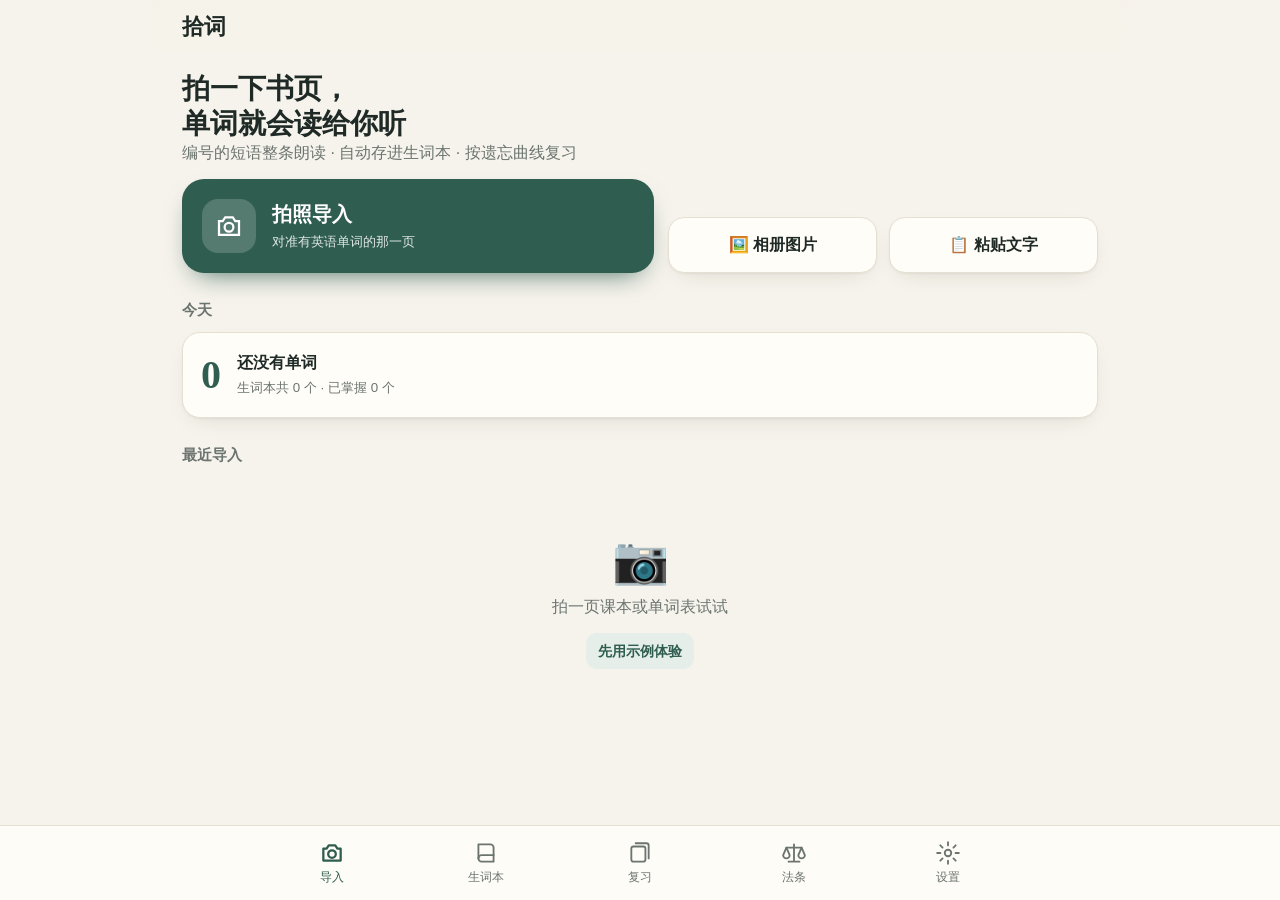
<file: vocab-app/index.html>
<!doctype html>
<html lang="zh-CN">
<head>
<meta charset="utf-8">
<meta name="referrer" content="no-referrer">
<meta name="viewport" content="width=device-width,initial-scale=1,viewport-fit=cover">
<title>拾词 · 拍照背单词</title>
<meta name="theme-color" content="#f6f3ec" media="(prefers-color-scheme: light)">
<meta name="theme-color" content="#16181d" media="(prefers-color-scheme: dark)">
<meta name="apple-mobile-web-app-capable" content="yes">
<meta name="apple-mobile-web-app-status-bar-style" content="default">
<meta name="apple-mobile-web-app-title" content="拾词">
<link rel="manifest" href="manifest.json">
<link rel="apple-touch-icon" href="icon.png">
<link rel="icon" href="icon.png">
<link rel="stylesheet" href="style.css">
</head>
<body>
<div id="app">
  <header class="top"><button class="back" id="back" aria-label="返回" hidden>‹</button><h1 id="title">拾词</h1><div class="top-r" id="topR"></div></header>
  <main id="view" tabindex="-1"></main>
  <nav class="tabs" id="tabs">
    <button data-tab="home" class="on"><svg viewBox="0 0 24 24"><path d="M4 8h3l2-3h6l2 3h3v11H4z"/><circle cx="12" cy="13" r="3.5"/></svg><span>导入</span></button>
    <button data-tab="book"><svg viewBox="0 0 24 24"><path d="M5 4h11a3 3 0 0 1 3 3v13H8a3 3 0 0 1-3-3z"/><path d="M5 17a3 3 0 0 1 3-3h11"/></svg><span>生词本</span></button>
    <button data-tab="review"><svg viewBox="0 0 24 24"><rect x="4" y="6" width="13" height="14" rx="2"/><path d="M8 3h10a2 2 0 0 1 2 2v12"/></svg><span>复习</span><i class="badge" id="badge" hidden></i></button>
    <button data-tab="law"><svg viewBox="0 0 24 24"><path d="M12 4v16M7 20h10M5 7h14"/><path d="M5 7l-3 7a3 3 0 0 0 6 0zM19 7l-3 7a3 3 0 0 0 6 0z"/></svg><span>法条</span><i class="badge" id="lawBadge" hidden></i></button>
    <button data-tab="settings"><svg viewBox="0 0 24 24"><circle cx="12" cy="12" r="3"/><path d="M12 2v3M12 19v3M2 12h3M19 12h3M4.9 4.9l2.1 2.1M17 17l2.1 2.1M4.9 19.1 7 17M17 7l2.1-2.1"/></svg><span>设置</span></button>
  </nav>
</div>
<div class="sheet-wrap" id="sheetWrap" hidden><div class="sheet" id="sheet" role="dialog" aria-modal="true"></div></div>
<div class="toast" id="toast" role="status"></div>
<input type="file" id="fileCam" accept="image/*" capture="environment" hidden>
<input type="file" id="fileImg" accept="image/*" hidden>
<input type="file" id="fileJson" accept=".json,application/json" hidden>
<script type="module" src="js/app.js"></script>
</body>
</html>
</file>
<file: vocab-app/style.css>
:root{--bg:#f6f3ec;--card:#fffdf8;--ink:#1f2a27;--sub:#6b746f;--line:#e6e0d3;--acc:#2f5d50;--acc2:#e2a33b;--accs:#e5eee9;--bad:#c4573f;--good:#3f8a5f;--sh:0 1px 2px rgba(40,40,20,.05),0 8px 24px -12px rgba(40,40,20,.18);--r:18px;
  --en:"New York","Iowan Old Style","Palatino","Georgia",serif;color-scheme:light}
[data-theme=dark]{--bg:#16181d;--card:#1f2228;--ink:#ecebe6;--sub:#9aa19d;--line:#2d3138;--acc:#8cc7b2;--acc2:#f0b95a;--accs:#24332f;--bad:#e5806a;--good:#7cc79a;--sh:0 1px 2px rgba(0,0,0,.3),0 10px 30px -14px rgba(0,0,0,.6);color-scheme:dark}
*{box-sizing:border-box;-webkit-tap-highlight-color:transparent}
html,body{margin:0;background:var(--bg);color:var(--ink);font:16px/1.5 -apple-system,BlinkMacSystemFont,"PingFang SC","Noto Sans CJK SC","Microsoft YaHei",sans-serif;-webkit-text-size-adjust:100%}
button{font:inherit;color:inherit;border:0;background:none;cursor:pointer;touch-action:manipulation}
input,select,textarea{font:inherit;color:var(--ink)}
#app{max-width:980px;margin:0 auto;min-height:100dvh;padding-bottom:calc(84px + env(safe-area-inset-bottom))}
.top{position:sticky;top:0;z-index:5;display:flex;align-items:center;gap:8px;padding:calc(10px + env(safe-area-inset-top)) 20px 10px;background:color-mix(in srgb,var(--bg) 86%,transparent);backdrop-filter:saturate(1.4) blur(14px);-webkit-backdrop-filter:saturate(1.4) blur(14px)}
.top h1{font-size:22px;margin:0;flex:1;letter-spacing:.02em;white-space:nowrap;overflow:hidden;text-overflow:ellipsis}
.back{font-size:34px;line-height:1;width:40px;height:40px;margin-left:-10px;color:var(--acc)}
.top-r{display:flex;gap:6px}
main{padding:4px 20px 24px;outline:0}
.tabs{position:fixed;left:0;right:0;bottom:0;z-index:6;display:flex;justify-content:center;gap:4px;padding:8px 12px calc(8px + env(safe-area-inset-bottom));background:color-mix(in srgb,var(--card) 88%,transparent);backdrop-filter:blur(16px);-webkit-backdrop-filter:blur(16px);border-top:1px solid var(--line)}
.tabs button{position:relative;flex:1;max-width:150px;display:flex;flex-direction:column;align-items:center;gap:2px;padding:6px 0;border-radius:14px;color:var(--sub);font-size:12px}
.tabs svg{width:26px;height:26px;fill:none;stroke:currentColor;stroke-width:1.7;stroke-linejoin:round;stroke-linecap:round}
.tabs button.on{color:var(--acc)}.tabs button.on svg{stroke-width:2.1}
.badge{position:absolute;top:2px;left:calc(50% + 6px);min-width:18px;height:18px;padding:0 5px;border-radius:9px;background:var(--bad);color:#fff;font:600 11px/18px system-ui;font-style:normal}
.card{background:var(--card);border:1px solid var(--line);border-radius:var(--r);box-shadow:var(--sh);padding:18px}
.hero{display:grid;gap:14px;margin-top:6px}
.hero h2{font-size:28px;line-height:1.25;margin:4px 0 0;font-weight:700}
.hero p{margin:0;color:var(--sub)}
.big{display:flex;align-items:center;gap:16px;width:100%;padding:20px;border-radius:22px;background:var(--acc);color:#fff;text-align:left;box-shadow:0 12px 28px -14px var(--acc);transition:transform .15s}
[data-theme=dark] .big{color:#10201b}
.big:active{transform:scale(.98)}
.big .ic{width:54px;height:54px;border-radius:16px;background:rgba(255,255,255,.18);display:grid;place-items:center;flex:none}
.big svg{width:30px;height:30px;fill:none;stroke:currentColor;stroke-width:1.8}
.big b{display:block;font-size:20px}.big small{opacity:.85}
.row2{display:grid;grid-template-columns:1fr 1fr;gap:12px}
.ghost{display:flex;align-items:center;justify-content:center;gap:8px;min-height:56px;padding:12px;border-radius:16px;background:var(--card);border:1px solid var(--line);font-weight:600;box-shadow:var(--sh)}
.ghost:active,.btn:active{transform:scale(.98)}
.btn{display:inline-flex;align-items:center;justify-content:center;gap:6px;min-height:46px;padding:10px 18px;border-radius:14px;background:var(--accs);color:var(--acc);font-weight:600}
.btn.pri{background:var(--acc);color:#fff}[data-theme=dark] .btn.pri{color:#10201b}
.btn.sm{min-height:36px;padding:6px 12px;font-size:14px;border-radius:11px}
.btn.danger{background:color-mix(in srgb,var(--bad) 14%,transparent);color:var(--bad)}
.sec{margin:26px 0 10px;font-size:15px;color:var(--sub);font-weight:600;display:flex;justify-content:space-between;align-items:center}
.today{display:flex;align-items:center;gap:16px}
.today .n{font:700 40px/1 var(--en);color:var(--acc)}
.today .t{flex:1}.today .t b{display:block}
.pages{display:grid;grid-template-columns:repeat(auto-fill,minmax(150px,1fr));gap:12px}
.pg{display:flex;flex-direction:column;text-align:left;border-radius:16px;overflow:hidden;background:var(--card);border:1px solid var(--line);box-shadow:var(--sh)}
.pg .im{aspect-ratio:4/3;background:var(--accs) center/cover;display:grid;place-items:center;color:var(--acc);font:600 34px var(--en)}
.pg .meta{padding:10px 12px}.pg .meta b{display:block;font-size:15px;white-space:nowrap;overflow:hidden;text-overflow:ellipsis}.pg small{color:var(--sub)}
textarea.paste{width:100%;min-height:200px;border-radius:16px;border:1px solid var(--line);background:var(--card);padding:14px;font:17px/1.6 var(--en);resize:vertical}
.progress{height:8px;border-radius:4px;background:var(--line);overflow:hidden}.progress i{display:block;height:100%;width:0;background:var(--acc);transition:width .3s}
/* page view */
.pagehead{display:flex;gap:14px;align-items:center;margin-bottom:14px}
.pagehead img{width:84px;height:84px;object-fit:cover;border-radius:14px;border:1px solid var(--line)}
.toolbar{display:flex;flex-wrap:wrap;gap:8px;margin:0 0 14px}
.units{display:grid;gap:10px}
@media (min-width:760px){.units{grid-template-columns:1fr 1fr}}
.unit{display:flex;align-items:center;gap:12px;padding:14px 14px 14px 16px;border-radius:16px;background:var(--card);border:1px solid var(--line);box-shadow:var(--sh);text-align:left;width:100%;transition:border-color .2s,background .2s}
.unit .num{flex:none;width:30px;height:30px;border-radius:10px;background:var(--accs);color:var(--acc);display:grid;place-items:center;font:600 14px system-ui}
.unit .body{flex:1;min-width:0}
.unit .en{font:600 20px/1.3 var(--en);word-break:break-word}
.unit .cn{color:var(--sub);font-size:14px;margin-top:2px;overflow:hidden;text-overflow:ellipsis;display:-webkit-box;-webkit-line-clamp:2;-webkit-box-orient:vertical}
.hidecn .unit .cn{filter:blur(6px);transition:filter .2s}.hidecn .unit.open .cn{filter:none}
.unit .spk{flex:none;width:44px;height:44px;border-radius:50%;display:grid;place-items:center;color:var(--acc);background:var(--accs)}
.unit.playing{border-color:var(--acc);background:color-mix(in srgb,var(--accs) 55%,var(--card))}
.unit.playing .spk{background:var(--acc);color:var(--card)}
.spk svg,.icon svg{width:22px;height:22px;fill:none;stroke:currentColor;stroke-width:2;stroke-linecap:round;stroke-linejoin:round}
.playing .spk svg .w{animation:wave 1s infinite}
@keyframes wave{50%{opacity:.2}}
.prose{touch-action:pan-y;font:21px/2 var(--en);padding:20px;user-select:none;-webkit-user-select:none;-webkit-touch-callout:none}
.prose .w{-webkit-user-select:none;user-select:none;-webkit-touch-callout:none;-webkit-tap-highlight-color:transparent;border-radius:6px;padding:2px 1px;cursor:pointer;transition:background .15s}
.prose .w:active,.prose .w.sel{background:color-mix(in srgb,var(--acc2) 38%,transparent)}
.prose .w.saved{text-decoration:underline 2px color-mix(in srgb,var(--acc) 55%,transparent);text-underline-offset:5px}
.hint{color:var(--sub);font-size:14px;margin:10px 2px}
/* sheet */
.sheet-wrap{position:fixed;inset:0;z-index:20;background:rgba(10,14,12,.32);display:flex;align-items:flex-end;justify-content:center;animation:fade .2s}
.sheet{width:100%;max-width:620px;max-height:88dvh;overflow:auto;background:var(--card);border-radius:26px 26px 0 0;padding:10px 22px calc(22px + env(safe-area-inset-bottom));box-shadow:0 -10px 40px rgba(0,0,0,.18);animation:up .28s cubic-bezier(.2,.9,.3,1.1)}
@media (min-width:760px){.sheet-wrap{align-items:center}.sheet{border-radius:26px;padding-bottom:24px}}
.grab{width:42px;height:5px;border-radius:3px;background:var(--line);margin:0 auto 14px}
@keyframes up{from{transform:translateY(40px);opacity:0}}@keyframes fade{from{opacity:0}}
.word-big{font:700 34px/1.2 var(--en);margin:4px 0;word-break:break-word}
.phon{color:var(--sub);font:16px var(--en)}
.cn-big{font-size:18px;margin:14px 0;line-height:1.6;white-space:pre-line}
.src{font-size:12px;color:var(--sub)}
.playrow{display:flex;gap:10px;margin:14px 0 6px}
.playrow .btn{flex:1;min-height:54px;font-size:17px}
/* wordbook */
.search{width:100%;height:48px;border-radius:14px;border:1px solid var(--line);background:var(--card);padding:0 16px;font-size:16px}
.chips{display:flex;gap:8px;overflow-x:auto;padding:12px 0 4px;scrollbar-width:none}
.chip{flex:none;padding:7px 14px;border-radius:999px;background:var(--card);border:1px solid var(--line);font-size:14px;color:var(--sub)}
.chip.on{background:var(--acc);border-color:var(--acc);color:var(--card)}
.group{margin-top:18px}
.ghead{display:flex;align-items:center;gap:10px;margin-bottom:8px}
.ghead img{width:40px;height:40px;border-radius:10px;object-fit:cover}
.ghead b{flex:1;font-size:15px}.ghead small{color:var(--sub)}
.wl{background:var(--card);border:1px solid var(--line);border-radius:16px;overflow:hidden;box-shadow:var(--sh)}
.wi{display:flex;align-items:center;gap:12px;width:100%;padding:12px 14px;text-align:left;border-bottom:1px solid var(--line)}
.wi:last-child{border-bottom:0}
.wi .en{font:600 18px var(--en)}.wi .cn{font-size:13px;color:var(--sub);white-space:nowrap;overflow:hidden;text-overflow:ellipsis}
.wi .body{flex:1;min-width:0}
.lvl{flex:none;width:8px;height:8px;border-radius:50%;background:var(--line)}.lvl.l1{background:var(--acc2)}.lvl.l2{background:var(--good)}.lvl.l3{background:var(--acc)}
.empty{text-align:center;color:var(--sub);padding:50px 20px}
.empty .e{font-size:46px}
/* review */
.modes{display:grid;grid-template-columns:1fr 1fr;gap:12px}
.mode{padding:16px;text-align:left;border-radius:18px;background:var(--card);border:1px solid var(--line);box-shadow:var(--sh);min-height:96px}
.mode b{display:block;font-size:17px;margin-bottom:4px}.mode small{color:var(--sub)}
.mode.on{border-color:var(--acc);box-shadow:0 0 0 2px var(--acc) inset}
.stats{display:grid;grid-template-columns:repeat(3,1fr);gap:10px;text-align:center}
.stats div{padding:14px 6px}.stats b{display:block;font:700 30px/1.1 var(--en);color:var(--acc)}.stats small{color:var(--sub)}
.fc-top{display:flex;align-items:center;gap:12px;margin-bottom:14px}.fc-top .progress{flex:1}
.flash{min-height:min(52dvh,440px);display:flex;flex-direction:column;align-items:center;justify-content:center;text-align:center;gap:10px;padding:28px 22px;position:relative}
.flash .q{font:700 clamp(30px,8vw,46px)/1.2 var(--en);word-break:break-word}
.flash .qcn{font-size:24px;font-weight:600;line-height:1.5}
.flash .ans{border-top:1px dashed var(--line);padding-top:16px;margin-top:6px;width:100%;animation:fade .25s}
.grades{display:grid;grid-template-columns:repeat(4,1fr);gap:8px;margin-top:14px}
.grades button{padding:10px 4px;border-radius:14px;background:var(--card);border:1px solid var(--line);font-weight:600;min-height:62px}
.grades small{display:block;font-weight:400;color:var(--sub);font-size:12px}
.grades .g0{color:var(--bad)}.grades .g5{color:var(--good)}
.opts{display:grid;gap:10px;width:100%;margin-top:8px}
.opt{padding:16px;border-radius:14px;background:var(--bg);border:1px solid var(--line);font-size:17px;text-align:left}
.opt.ok{border-color:var(--good);background:color-mix(in srgb,var(--good) 15%,var(--card))}.opt.no{border-color:var(--bad);background:color-mix(in srgb,var(--bad) 13%,var(--card))}
.spell{width:100%;height:58px;border-radius:14px;border:2px solid var(--line);background:var(--bg);text-align:center;font:600 24px var(--en)}
.spell:focus{outline:0;border-color:var(--acc)}
.bigplay{width:96px;height:96px;border-radius:50%;background:var(--acc);color:var(--card);display:grid;place-items:center;box-shadow:0 14px 30px -12px var(--acc)}
.bigplay svg{width:42px;height:42px;fill:none;stroke:currentColor;stroke-width:2}
/* settings */
.set{display:grid;gap:0;padding:0;overflow:hidden}
.set>label,.set>div{display:flex;align-items:center;gap:12px;padding:14px 16px;border-bottom:1px solid var(--line);min-height:56px}
.set>:last-child{border-bottom:0}
.set span{flex:1}.set small{display:block;color:var(--sub);font-size:13px}
.set select,.set input[type=text],.set input[type=password]{max-width:56%;height:40px;border-radius:10px;border:1px solid var(--line);background:var(--bg);padding:0 10px}
.seg{display:inline-flex;background:var(--bg);border:1px solid var(--line);border-radius:12px;padding:3px}
.seg button{padding:6px 12px;border-radius:9px;font-size:14px;color:var(--sub)}.seg button.on{background:var(--card);color:var(--ink);box-shadow:var(--sh)}
input[type=range]{accent-color:var(--acc);width:42%}
.qr{display:grid;place-items:center;padding:14px;background:#fff;border-radius:16px}.qr img,.qr svg{width:min(78vw,340px);height:auto;image-rendering:pixelated}
video.scan{width:100%;border-radius:16px;background:#000}
.toast{position:fixed;left:50%;bottom:calc(100px + env(safe-area-inset-bottom));transform:translate(-50%,20px);opacity:0;pointer-events:none;background:var(--ink);color:var(--bg);padding:10px 18px;border-radius:999px;font-size:15px;transition:.25s;z-index:30;max-width:86vw;text-align:center}
.toast.show{opacity:1;transform:translate(-50%,0)}
.done{text-align:center;padding:40px 10px}.done .e{font-size:60px}
@media (min-width:760px){main{padding:8px 32px 32px}.top{padding-left:32px;padding-right:32px}.hero{grid-template-columns:1.1fr 1fr;align-items:end}.hero .intro{grid-column:1/-1}.modes{grid-template-columns:repeat(4,1fr)}}
@media (prefers-reduced-motion:reduce){*{animation:none!important;transition:none!important}}
[hidden]{display:none!important}
.btn svg{width:20px;height:20px;flex:none;fill:none;stroke:currentColor;stroke-width:2;stroke-linecap:round;stroke-linejoin:round}
.btn,.chip,.ghost{white-space:nowrap}

.sheet-wrap.nonmodal{background:transparent;pointer-events:none;animation:none;align-items:flex-end!important;bottom:var(--tabs-h,calc(74px + env(safe-area-inset-bottom)))}
.sheet-wrap.nonmodal .sheet{animation:upsoft .22s ease-out}@keyframes upsoft{from{transform:scale(.97);opacity:0}}.sheet-wrap.nonmodal .sheet{transform-origin:50% 100%}
.sheet-wrap.nonmodal .sheet{pointer-events:auto;box-shadow:0 -6px 30px rgba(0,0,0,.22);border-radius:26px 26px 0 0;padding-bottom:16px;max-height:calc(100dvh - var(--tabs-h,80px) - 120px)}
@media (min-width:760px){.sheet-wrap.nonmodal{justify-content:flex-end;padding:0 24px 16px}.sheet-wrap.nonmodal .sheet{border-radius:22px;max-width:420px}}
body.sheet-open main{padding-bottom:50dvh}
/* 宽屏：释义面板固定在右侧，整页内容让出右边 444px，不再把卡片挤窄 */
@media (min-width:1200px){body.sheet-open main{padding-bottom:24px}body.sheet-open #app{margin-right:444px;margin-left:max(16px,calc(100vw - 444px - 980px))}}
body.sheet-open .toast{bottom:auto;top:calc(64px + env(safe-area-inset-top))}
.toast.act{pointer-events:auto;display:flex;align-items:center;gap:10px}.toast-btn{background:var(--acc2);color:#1b1b1b;border-radius:999px;padding:4px 12px;font-weight:600;font-size:14px}

.hint.tips{display:flex;flex-wrap:wrap;gap:4px 16px}.hint.tips span{white-space:nowrap}

/* 必备法条 */
.laws{display:grid;gap:10px}@media (min-width:760px){.laws{grid-template-columns:1fr 1fr}}
.lawi{display:flex;align-items:flex-start;gap:12px;width:100%;padding:14px;border-radius:16px;background:var(--card);border:1px solid var(--line);box-shadow:var(--sh);text-align:left}
.lawi .body{flex:1;min-width:0}.lawi b{display:block;font:600 17px/1.3 var(--en)}.lawi small{color:var(--sub);font-size:13px}
.lawi .pv{margin-top:6px;font:14px/1.45 var(--en);color:var(--sub);display:-webkit-box;-webkit-line-clamp:2;-webkit-box-orient:vertical;overflow:hidden}
.lawi .lvl{margin-top:8px}
.secno{flex:none;display:inline-block;padding:4px 9px;border-radius:10px;background:var(--accs);color:var(--acc);font:700 14px/1.3 var(--en);white-space:nowrap}
.secno.xl{font-size:22px;padding:6px 14px;border-radius:14px}
.lawhead{display:flex;align-items:center;gap:12px;margin:2px 0 12px;text-align:left}.lawhead b{display:block;font:700 19px/1.3 var(--en)}.lawhead small{color:var(--sub);font-size:13px}
.lawhead.c{justify-content:center;flex-direction:column;text-align:center;gap:10px}.lawhead.c b{font-size:clamp(22px,6vw,30px)}
.lawtext{font:18px/1.7 var(--en);text-align:left;background:var(--bg);border:1px solid var(--line);border-radius:14px;padding:14px 16px;width:100%}
.lawtext mark{background:color-mix(in srgb,var(--acc2) 32%,transparent);color:inherit;border-radius:4px;padding:0 2px}
.lawcn{text-align:left;font-size:16px;line-height:1.7;white-space:pre-line;margin-top:12px;padding:12px 14px;border-radius:14px;background:var(--accs)}
.lawcn>b{display:block;color:var(--acc);font-size:13px;margin-bottom:2px}.lawcn .tip{margin-top:8px;font-weight:600;white-space:normal}
.lawcard{justify-content:flex-start;min-height:0}.lawcard .act{color:var(--sub);font-size:13px}
.blank{display:inline;font:inherit;padding:0 4px;margin:0 1px;border-radius:6px;background:var(--line);color:transparent;border-bottom:2px solid var(--acc)}
.blank span{visibility:hidden}.blank.on{background:color-mix(in srgb,var(--acc2) 32%,transparent);color:inherit}.blank.on span{visibility:visible}
.tabs button span{white-space:nowrap}
@media (min-width:760px){.modes.law3{grid-template-columns:repeat(3,1fr)}}
@media (max-width:759px){.modes.law3>:last-child:nth-child(odd){grid-column:1/-1}}
.stats .todayline{grid-column:1/-1;display:flex;align-items:baseline;justify-content:center;flex-wrap:wrap;gap:4px 6px;padding:10px 6px 2px;border-top:1px dashed var(--line);font-size:14px;color:var(--sub)}
.stats .todayline b{display:inline;font:700 22px/1 var(--en);color:var(--acc2)}
.stats .todayline small{flex-basis:auto;margin-left:6px;padding:2px 9px;border-radius:999px;background:var(--accs);color:var(--acc);font-size:12px}

/* 每日任务 / 打卡 */
.goal{margin-bottom:12px;padding:18px 18px 14px;background:linear-gradient(135deg,var(--card),color-mix(in srgb,var(--accs) 70%,var(--card)))}
.goal .gtop{display:flex;justify-content:space-between;align-items:flex-end;gap:12px}
.goal small{color:var(--sub);font-size:13px}
.gnum{display:flex;align-items:baseline;gap:6px}.gnum b{font:700 46px/1 var(--en);color:var(--acc)}.gnum span{font:600 20px var(--en);color:var(--sub)}
.streak{display:grid;justify-items:center;padding:8px 14px;border-radius:16px;background:var(--card);border:1px solid var(--line);min-width:84px}
.streak span{font-size:20px;line-height:1}.streak b{font:700 24px/1.1 var(--en);color:var(--acc2)}.streak small{font-size:11px}
.gbar{height:12px;border-radius:6px;background:var(--line);overflow:hidden;margin:14px 0 8px}
.gbar i{display:block;height:100%;border-radius:6px;background:linear-gradient(90deg,var(--acc),color-mix(in srgb,var(--acc) 60%,var(--acc2)));transition:width .5s}
.goal.done .gbar i{background:linear-gradient(90deg,var(--good),var(--acc2))}
.gsub{display:flex;justify-content:space-between;gap:8px;font-size:13px;color:var(--sub);flex-wrap:wrap}.goal.done .gsub span:first-child{color:var(--good);font-weight:600}
.heat{display:grid;grid-template-columns:repeat(14,1fr);gap:4px;margin-top:14px}
.heat i{aspect-ratio:1;border-radius:4px;background:var(--line)}.heat .h1{background:color-mix(in srgb,var(--acc) 25%,var(--line))}.heat .h2{background:color-mix(in srgb,var(--acc) 50%,var(--line))}.heat .h3{background:color-mix(in srgb,var(--acc) 75%,var(--line))}.heat .h4{background:var(--acc2)}
.heat .now{outline:2px solid var(--acc);outline-offset:1px}
.heatlab{display:flex;justify-content:space-between;font-size:11px;color:var(--sub);margin-top:4px}
@media (min-width:760px){.heat{grid-template-columns:repeat(28,1fr)}}
.celebrate{position:fixed;inset:0;z-index:40;display:grid;place-items:center;background:rgba(10,14,12,.38);animation:fade .2s;overflow:hidden}
.celebrate.fadeout{opacity:0;transition:opacity .45s}
.cbox{background:var(--card);border-radius:26px;padding:28px 34px;text-align:center;box-shadow:0 20px 60px rgba(0,0,0,.3);animation:pop .45s cubic-bezier(.2,1.4,.4,1)}
.cbox .e{font-size:58px}.cbox h2{margin:6px 0}.cbox p{color:var(--sub);margin:0 0 10px}.cbox .fire{font-size:18px;margin-bottom:16px}.cbox .fire b{color:var(--acc2);font:700 26px var(--en)}
.celebrate i{position:absolute;top:-12px;width:9px;height:14px;border-radius:2px;animation:fall 1.8s ease-in forwards}
@keyframes fall{to{transform:translateY(110vh) rotate(540deg)}}@keyframes pop{from{transform:scale(.6);opacity:0}}
/* 斩词 */
.cutbtn{flex:none;padding:5px 12px;border-radius:999px;border:1px solid color-mix(in srgb,var(--bad) 40%,var(--line));color:var(--bad);font-weight:700;font-size:14px;background:var(--card)}
.flash{transition:transform .18s,opacity .18s}.flash.cutting{box-shadow:0 0 0 3px var(--bad) inset}.flash.cutaway{transform:translateX(-120%) rotate(-12deg)!important;opacity:0}
.playrow .btn.cutb{flex:.7;color:var(--bad);background:color-mix(in srgb,var(--bad) 10%,transparent)}
.lvl.cut{background:var(--bad);border-radius:2px;transform:rotate(45deg)}
/* 看图选义 */
.picbox{width:min(100%,320px);aspect-ratio:4/3;border-radius:18px;background:var(--bg);border:1px solid var(--line);display:grid;place-items:center;overflow:hidden}
.picbox img{width:100%;height:100%;object-fit:cover;animation:fade .3s}
.picbox.none{align-content:center;gap:4px;color:var(--sub)}.picbox.none span{font-size:40px}
.picword{display:flex;align-items:center;gap:10px}.picword b{font:700 clamp(26px,7vw,36px)/1.2 var(--en);word-break:break-word}
.spin{width:30px;height:30px;border-radius:50%;border:3px solid var(--line);border-top-color:var(--acc);animation:spin .8s linear infinite}@keyframes spin{to{transform:rotate(360deg)}}
@media (min-width:760px){.modes{grid-template-columns:repeat(5,1fr)}}
@media (max-width:759px){.modes>.mode:last-child:nth-child(odd){grid-column:1/-1}}
</file>
